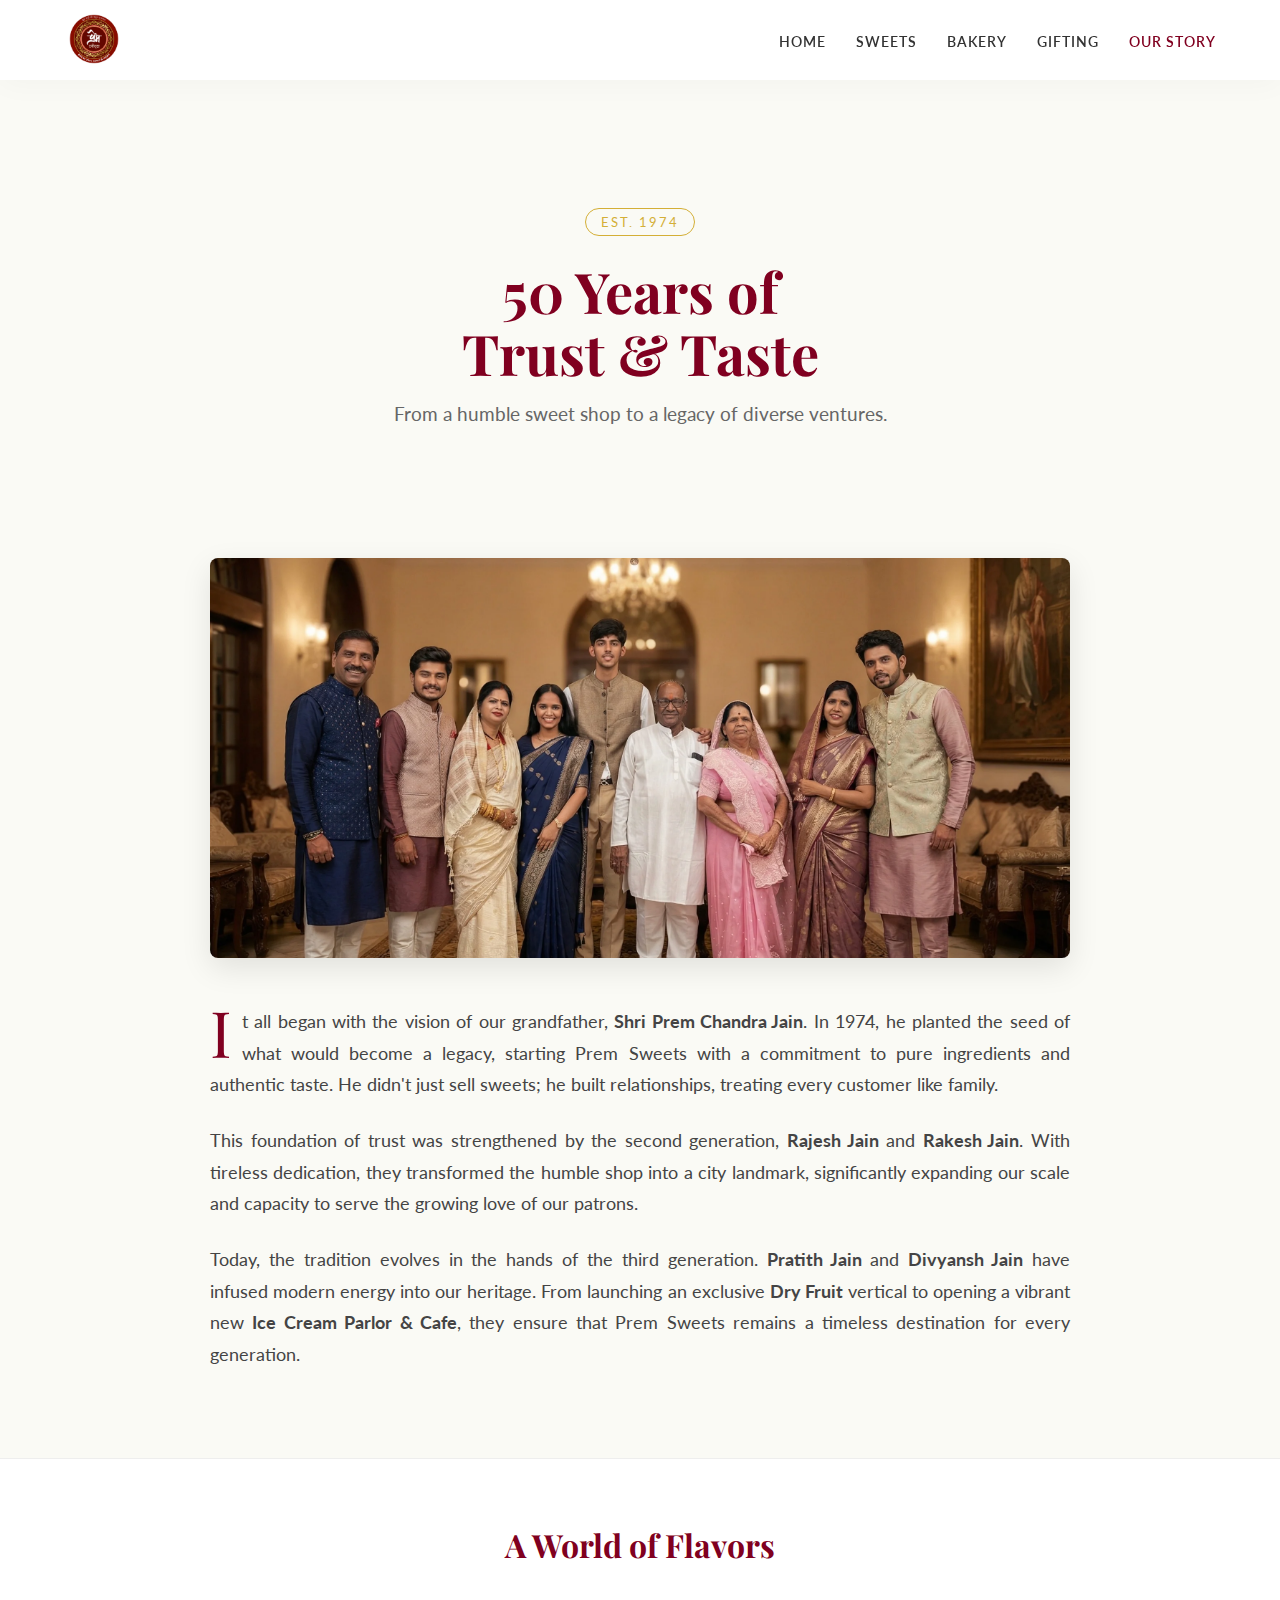
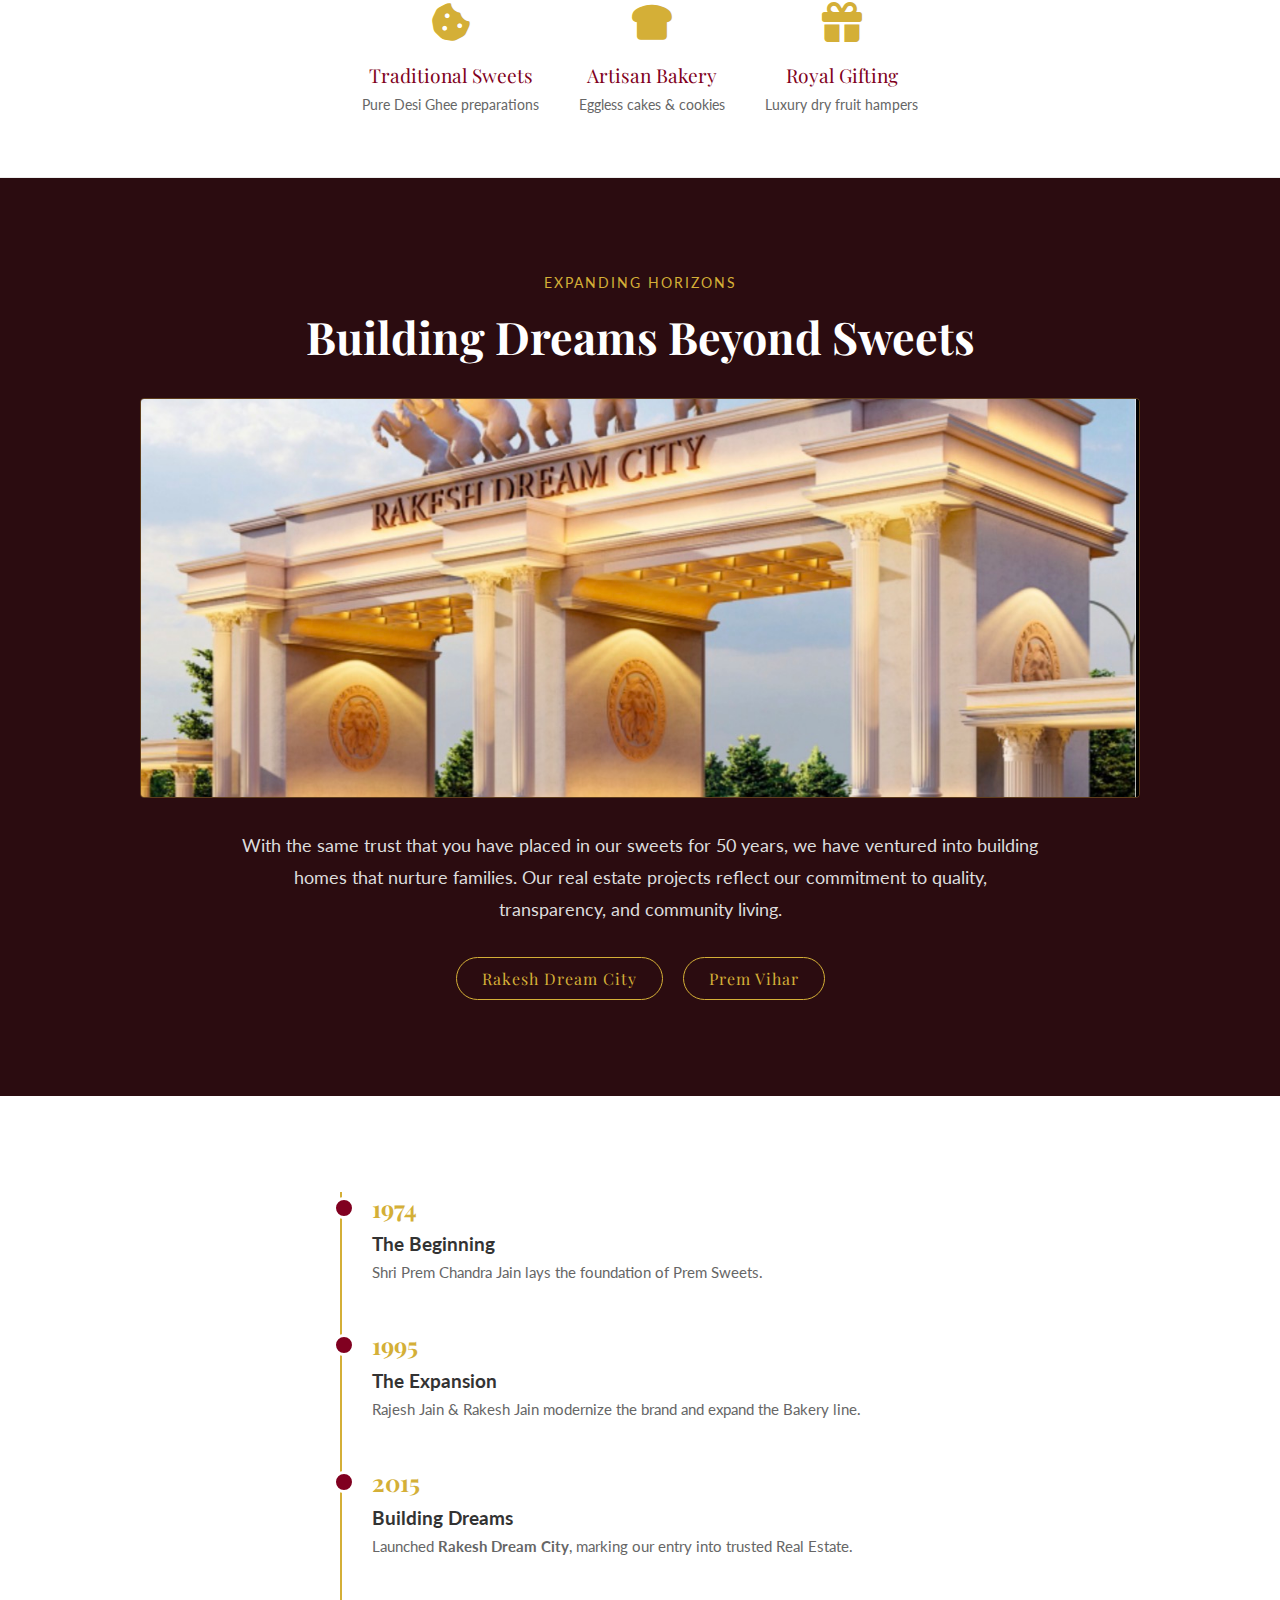
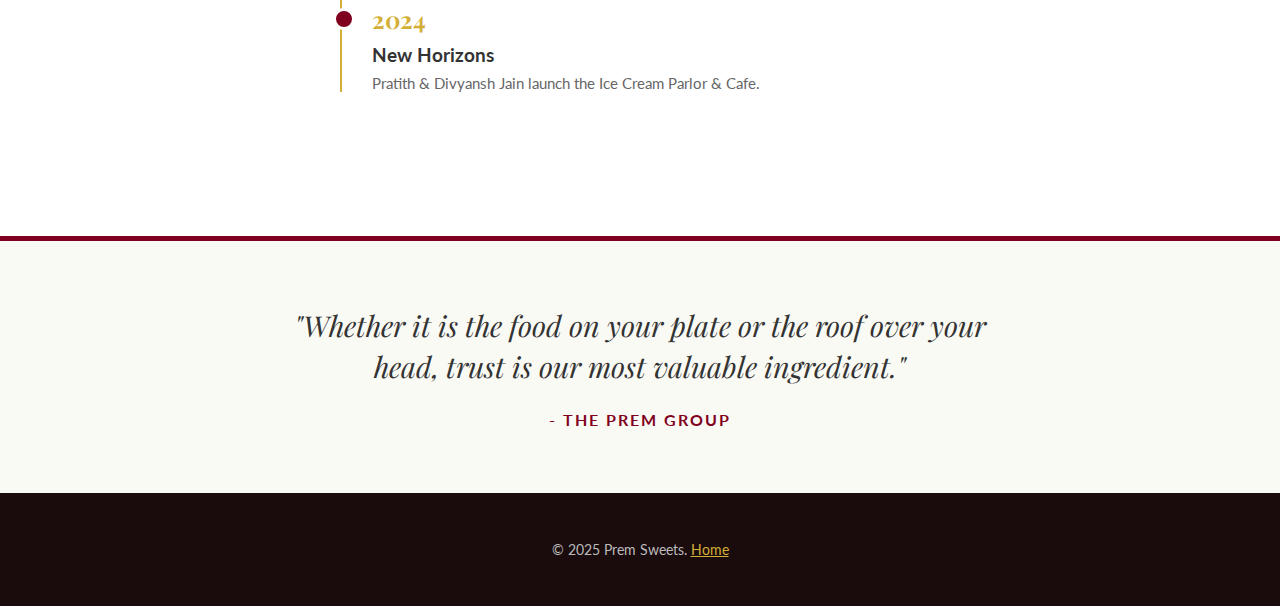
<file: about.html>
<!DOCTYPE html>
<html lang="en">
<head>
    <meta charset="UTF-8">
    <meta name="viewport" content="width=device-width, initial-scale=1.0">
    <title>Our Story | Prem Sweets</title>
    
    <!-- Fonts -->
    <link rel="preconnect" href="https://fonts.googleapis.com">
    <link rel="preconnect" href="https://fonts.gstatic.com" crossorigin>
    <link href="https://fonts.googleapis.com/css2?family=Lato:wght@300;400;700&family=Playfair+Display:ital,wght@0,400;0,600;0,700;1,400&family=Rozha+One&display=swap" rel="stylesheet">
    <link rel="stylesheet" href="https://cdnjs.cloudflare.com/ajax/libs/font-awesome/6.4.0/css/all.min.css">
    
    <style>
        /* --- GLOBAL & RESET --- */
        :root {
            --color-bg: #FAFAF5; 
            --color-text: #333;
            --color-accent-red: #800020; 
            --color-accent-gold: #D4AF37;
            --font-heading: 'Playfair Display', serif;
            --font-body: 'Lato', sans-serif;
        }
        * { margin: 0; padding: 0; box-sizing: border-box; }
        body { background-color: var(--color-bg); font-family: var(--font-body); color: var(--color-text); overflow-x: hidden; }

        /* --- NAVBAR (Same as Home) --- */
        .navbar {
            position: fixed; top: 0; width: 100%; height: 80px;
            background-color: rgba(255, 255, 255, 0.95); backdrop-filter: blur(10px);
            box-shadow: 0 4px 30px rgba(0, 0, 0, 0.03); z-index: 1000;
            display: flex; align-items: center; justify-content: center;
        }
        .nav-container { width: 90%; max-width: 1200px; display: flex; justify-content: space-between; align-items: center; }
        .nav-logo-img { height: 60px; width: auto; }
        .nav-links { list-style: none; display: flex; gap: 30px; }
        .nav-link { text-decoration: none; color: var(--color-text); font-weight: 600; font-size: 0.9rem; text-transform: uppercase; letter-spacing: 1px; }
        .nav-link:hover, .nav-link.active { color: var(--color-accent-red); }
        .mobile-toggle { display: none; font-size: 1.5rem; color: var(--color-accent-red); cursor: pointer; }
        
        /* Mobile Menu */
        .mobile-menu-drawer { position: fixed; top: 0; right: -100%; width: 300px; height: 100vh; background: white; box-shadow: -10px 0 30px rgba(0,0,0,0.1); z-index: 1001; transition: right 0.5s ease; padding: 2rem; }
        .mobile-menu-drawer.open { right: 0; }
        .drawer-header { display: flex; justify-content: space-between; margin-bottom: 2rem; }
        .mobile-nav-links { list-style: none; }
        .mobile-link { display: block; padding: 15px 0; text-decoration: none; color: #333; font-size: 1.1rem; border-bottom: 1px solid #eee; }

        /* --- HERO: MINIMALIST --- */
        .about-hero {
            padding: 8rem 20px 4rem 20px;
            text-align: center;
            margin-top: 80px;
            background-color: #FAFAF5;
        }
        .hero-badge {
            display: inline-block;
            border: 1px solid var(--color-accent-gold);
            color: var(--color-accent-gold);
            padding: 5px 15px;
            border-radius: 20px;
            font-size: 0.8rem;
            text-transform: uppercase;
            letter-spacing: 2px;
            margin-bottom: 1.5rem;
        }
        .about-title {
            font-family: var(--font-heading);
            font-size: 3.5rem;
            color: var(--color-accent-red);
            margin-bottom: 1rem;
            line-height: 1.1;
        }
        .about-subtitle {
            font-size: 1.2rem;
            color: #666;
            max-width: 600px;
            margin: 0 auto;
            line-height: 1.6;
        }

        /* --- STORY SECTION --- */
        .story-section {
            padding: 4rem 20px;
            max-width: 900px;
            margin: 0 auto;
        }
        .story-img-box {
            width: 100%;
            height: 400px;
            border-radius: 8px; /* Soft corners */
            overflow: hidden;
            margin-bottom: 3rem;
            position: relative;
            box-shadow: 0 10px 30px rgba(0,0,0,0.1);
        }
        .story-img {
            width: 100%; height: 100%; object-fit: cover;
            /* Removed sepia filter so family photo looks natural */
        }
        
        .story-content p {
            font-size: 1.1rem;
            color: #444;
            line-height: 1.8;
            margin-bottom: 1.5rem;
            text-align: justify;
        }
        .dropcap {
            float: left;
            font-family: var(--font-heading);
            font-size: 4rem;
            line-height: 0.8;
            padding-right: 10px;
            color: var(--color-accent-red);
        }

        /* --- PRODUCT VARIETY STRIP --- */
        .variety-strip {
            background-color: white;
            padding: 4rem 20px;
            text-align: center;
            border-top: 1px solid #eee;
            border-bottom: 1px solid #eee;
        }
        .variety-grid {
            display: flex;
            justify-content: center;
            gap: 40px;
            flex-wrap: wrap;
            margin-top: 2rem;
        }
        .variety-item {
            max-width: 200px;
        }
        .v-icon {
            font-size: 2.5rem;
            color: var(--color-accent-gold);
            margin-bottom: 1rem;
        }
        .v-title {
            font-family: var(--font-heading);
            font-size: 1.2rem;
            color: var(--color-accent-red);
            margin-bottom: 0.5rem;
        }
        .v-desc { font-size: 0.9rem; color: #666; }

        /* --- REAL ESTATE SECTION --- */
        .estate-section {
            padding: 6rem 20px;
            background-color: #2b0c10; /* Dark premium background */
            color: white;
            text-align: center;
        }
        .estate-container {
            max-width: 1000px;
            margin: 0 auto;
        }
        .estate-tag {
            color: var(--color-accent-gold);
            text-transform: uppercase;
            letter-spacing: 2px;
            font-size: 0.9rem;
            margin-bottom: 1rem;
            display: block;
        }
        .estate-title {
            font-family: var(--font-heading);
            font-size: 2.8rem;
            margin-bottom: 2rem;
        }
        .estate-img-wrapper {
            width: 100%;
            height: 400px;
            border-radius: 4px;
            overflow: hidden;
            margin-bottom: 2rem;
            border: 1px solid rgba(212, 175, 55, 0.3);
        }
        .estate-img {
            width: 100%;
            height: 100%;
            object-fit: cover;
            transition: transform 10s ease; /* Slow zoom effect */
        }
        .estate-img:hover { transform: scale(1.1); }
        
        .estate-desc {
            font-size: 1.1rem;
            line-height: 1.8;
            color: #ddd;
            max-width: 800px;
            margin: 0 auto;
        }
        .project-names {
            margin-top: 2rem;
            display: flex;
            justify-content: center;
            gap: 20px;
            flex-wrap: wrap;
        }
        .project-badge {
            border: 1px solid var(--color-accent-gold);
            padding: 10px 25px;
            border-radius: 50px;
            color: var(--color-accent-gold);
            font-family: var(--font-heading);
            letter-spacing: 1px;
        }

        /* --- TIMELINE (Mobile Friendly) --- */
        .timeline-section {
            padding: 6rem 20px;
            background-color: white;
        }
        .timeline {
            border-left: 2px solid var(--color-accent-gold);
            margin-left: 20px;
            padding-left: 30px;
            max-width: 600px;
            margin: 0 auto;
        }
        .timeline-item {
            position: relative;
            margin-bottom: 3rem;
        }
        .timeline-item::before {
            content: '';
            position: absolute;
            left: -39px; /* Adjust based on border/padding */
            top: 5px;
            width: 16px; height: 16px;
            background: var(--color-accent-red);
            border-radius: 50%;
            border: 3px solid white;
        }
        .year {
            font-family: var(--font-heading);
            font-size: 1.5rem;
            color: var(--color-accent-gold);
            font-weight: 700;
            margin-bottom: 0.5rem;
            display: block;
        }
        .event-title {
            font-size: 1.2rem;
            font-weight: 700;
            margin-bottom: 0.5rem;
        }
        .event-desc {
            color: #666;
            font-size: 0.95rem;
        }

        /* --- FOUNDER QUOTE --- */
        .quote-box {
            padding: 4rem 20px;
            text-align: center;
            background-color: #FAFAF5;
            color: #333;
            border-top: 5px solid var(--color-accent-red);
        }
        .quote-text {
            font-family: var(--font-heading);
            font-size: 1.8rem;
            font-style: italic;
            max-width: 700px;
            margin: 0 auto 1.5rem;
            line-height: 1.4;
        }
        .quote-author {
            color: var(--color-accent-red);
            font-size: 1rem;
            text-transform: uppercase;
            letter-spacing: 2px;
            font-weight: 700;
        }

        /* --- FOOTER --- */
        footer { background:#1a0b0d; color:white; padding:3rem 0; text-align:center; margin-top:0; }

        @media(max-width: 768px) {
            .nav-links { display: none; }
            .mobile-toggle { display: block; }
            .about-title { font-size: 2.5rem; }
            .story-img-box { height: 250px; }
            .timeline { margin-left: 10px; }
            .estate-title { font-size: 2rem; }
            .estate-img-wrapper { height: 250px; }
        }
    </style>
</head>
<body>

    <!-- NAVBAR -->
    <nav class="navbar">
        <div class="nav-container">
            <a href="index.html" class="nav-brand">
                <img src="images/Prem Sweets Logo_page-0001.jpg" alt="Prem Sweets" class="nav-logo-img">
            </a>
            <ul class="nav-links">
                <li><a href="index.html" class="nav-link">Home</a></li>
                <li><a href="sweets.html" class="nav-link">Sweets</a></li>
                <li><a href="bakery.html" class="nav-link">Bakery</a></li>
                <li><a href="gifting.html" class="nav-link">Gifting</a></li>
                <li><a href="about.html" class="nav-link active">Our Story</a></li>
            </ul>
            <div class="mobile-toggle" onclick="toggleMenu()"><i class="fa-solid fa-bars"></i></div>
        </div>
        
        <!-- Mobile Drawer -->
        <div class="mobile-menu-drawer" id="mobileDrawer">
            <div class="drawer-header">
                <span style="font-family:'Playfair Display'; font-size:1.5rem; color:#800020;">Menu</span>
                <i class="fa-solid fa-xmark" style="font-size:1.5rem;" onclick="toggleMenu()"></i>
            </div>
            <ul class="mobile-nav-links">
                <li><a href="index.html" class="mobile-link">Home</a></li>
                <li><a href="sweets.html" class="mobile-link">Sweets</a></li>
                <li><a href="bakery.html" class="mobile-link">Bakery</a></li>
                <li><a href="about.html" class="mobile-link">Our Story</a></li>
                <li><a href="contact.html" class="mobile-link">Contact</a></li>
            </ul>
        </div>
    </nav>

    <!-- HERO HEADER -->
    <header class="about-hero">
        <span class="hero-badge">Est. 1974</span>
        <h1 class="about-title">50 Years of<br>Trust & Taste</h1>
        <p class="about-subtitle">From a humble sweet shop to a legacy of diverse ventures.</p>
    </header>

    <!-- STORY CONTENT -->
    <section class="story-section">
        <div class="story-img-box">
            <img src="images/family.webp" loading="lazy" alt="The Jain Family" class="story-img">
        </div>
        
        <div class="story-content">
            <p>
                <span class="dropcap">I</span>t all began with the vision of our grandfather, <strong>Shri Prem Chandra Jain</strong>. In 1974, he planted the seed of what would become a legacy, starting Prem Sweets with a commitment to pure ingredients and authentic taste. He didn't just sell sweets; he built relationships, treating every customer like family.
            </p>
            <p>
                This foundation of trust was strengthened by the second generation, <strong>Rajesh Jain</strong> and <strong>Rakesh Jain</strong>. With tireless dedication, they transformed the humble shop into a city landmark, significantly expanding our scale and capacity to serve the growing love of our patrons.
            </p>
            <p>
                Today, the tradition evolves in the hands of the third generation. <strong>Pratith Jain</strong> and <strong>Divyansh Jain</strong> have infused modern energy into our heritage. From launching an exclusive <strong>Dry Fruit</strong> vertical to opening a vibrant new <strong>Ice Cream Parlor & Cafe</strong>, they ensure that Prem Sweets remains a timeless destination for every generation.
            </p>
        </div>
    </section>

    <!-- VARIETY STRIP -->
    <section class="variety-strip">
        <h3 style="font-family: var(--font-heading); font-size: 2rem; color: #800020;">A World of Flavors</h3>
        <div class="variety-grid">
            <div class="variety-item">
                <div class="v-icon"><i class="fa-solid fa-cookie-bite"></i></div>
                <div class="v-title">Traditional Sweets</div>
                <p class="v-desc">Pure Desi Ghee preparations</p>
            </div>
            <div class="variety-item">
                <div class="v-icon"><i class="fa-solid fa-bread-slice"></i></div>
                <div class="v-title">Artisan Bakery</div>
                <p class="v-desc">Eggless cakes & cookies</p>
            </div>
            <div class="variety-item">
                <div class="v-icon"><i class="fa-solid fa-gift"></i></div>
                <div class="v-title">Royal Gifting</div>
                <p class="v-desc">Luxury dry fruit hampers</p>
            </div>
        </div>
    </section>

    <!-- NEW REAL ESTATE SECTION -->
    <section class="estate-section">
        <div class="estate-container">
            <span class="estate-tag">Expanding Horizons</span>
            <h2 class="estate-title">Building Dreams Beyond Sweets</h2>
            
            <div class="estate-img-wrapper">
                <!-- IMAGE PROMPT 2: Rakesh Dream City Gate -->
                <img src="images/dreamcity.jpg" loading="lazy" alt="Rakesh Dream City Entrance" class="estate-img">
            </div>

            <div class="estate-desc">
                <p>
                    With the same trust that you have placed in our sweets for 50 years, we have ventured into building homes 
                    that nurture families. Our real estate projects reflect our commitment to quality, transparency, and community living.
                </p>
            </div>

            <div class="project-names">
                <div class="project-badge">Rakesh Dream City</div>
                <div class="project-badge">Prem Vihar</div>
            </div>
        </div>
    </section>

    <!-- TIMELINE -->
    <section class="timeline-section">
        <div class="timeline">
            <div class="timeline-item">
                <span class="year">1974</span>
                <div class="event-title">The Beginning</div>
                <p class="event-desc">Shri Prem Chandra Jain lays the foundation of Prem Sweets.</p>
            </div>
            <div class="timeline-item">
                <span class="year">1995</span>
                <div class="event-title">The Expansion</div>
                <p class="event-desc">Rajesh Jain & Rakesh Jain modernize the brand and expand the Bakery line.</p>
            </div>
            <div class="timeline-item">
                <span class="year">2015</span>
                <div class="event-title">Building Dreams</div>
                <p class="event-desc">Launched <strong>Rakesh Dream City</strong>, marking our entry into trusted Real Estate.</p>
            </div>
            <div class="timeline-item">
                <span class="year">2024</span>
                <div class="event-title">New Horizons</div>
                <p class="event-desc">Pratith & Divyansh Jain launch the Ice Cream Parlor & Cafe.</p>
            </div>
        </div>
    </section>

    <!-- QUOTE -->
    <section class="quote-box">
        <p class="quote-text">"Whether it is the food on your plate or the roof over your head, trust is our most valuable ingredient."</p>
        <span class="quote-author">- The Prem Group</span>
    </section>

    <!-- FOOTER -->
    <footer>
        <p style="color:#bbb; font-size:0.9rem;">&copy; 2025 Prem Sweets. <a href="index.html" style="color:#D4AF37;">Home</a></p>
    </footer>

    <!-- Simple JS for Menu -->
    <script>
        function toggleMenu() {
            const drawer = document.getElementById('mobileDrawer');
            if (drawer.style.right === '0px') {
                drawer.style.right = '-100%';
            } else {
                drawer.style.right = '0px';
            }
        }
    </script>

</body>
</html>
</file>
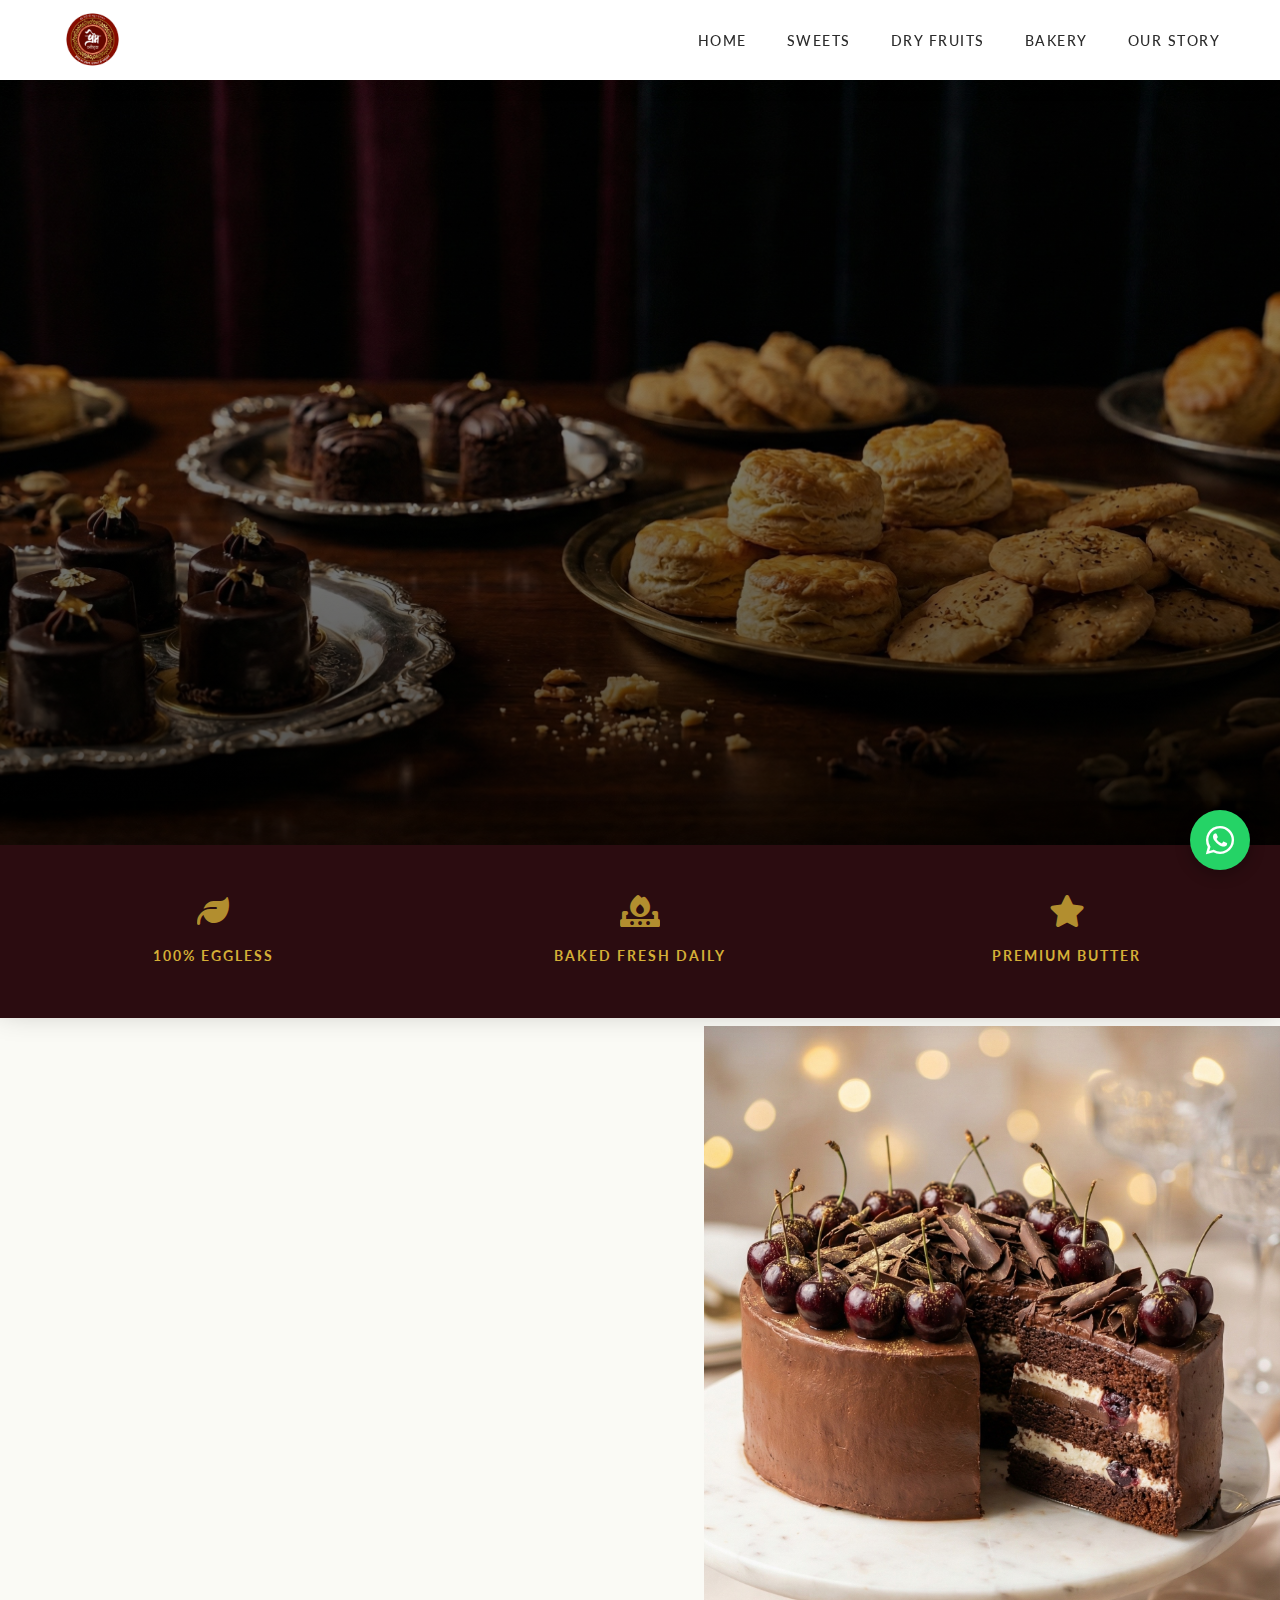
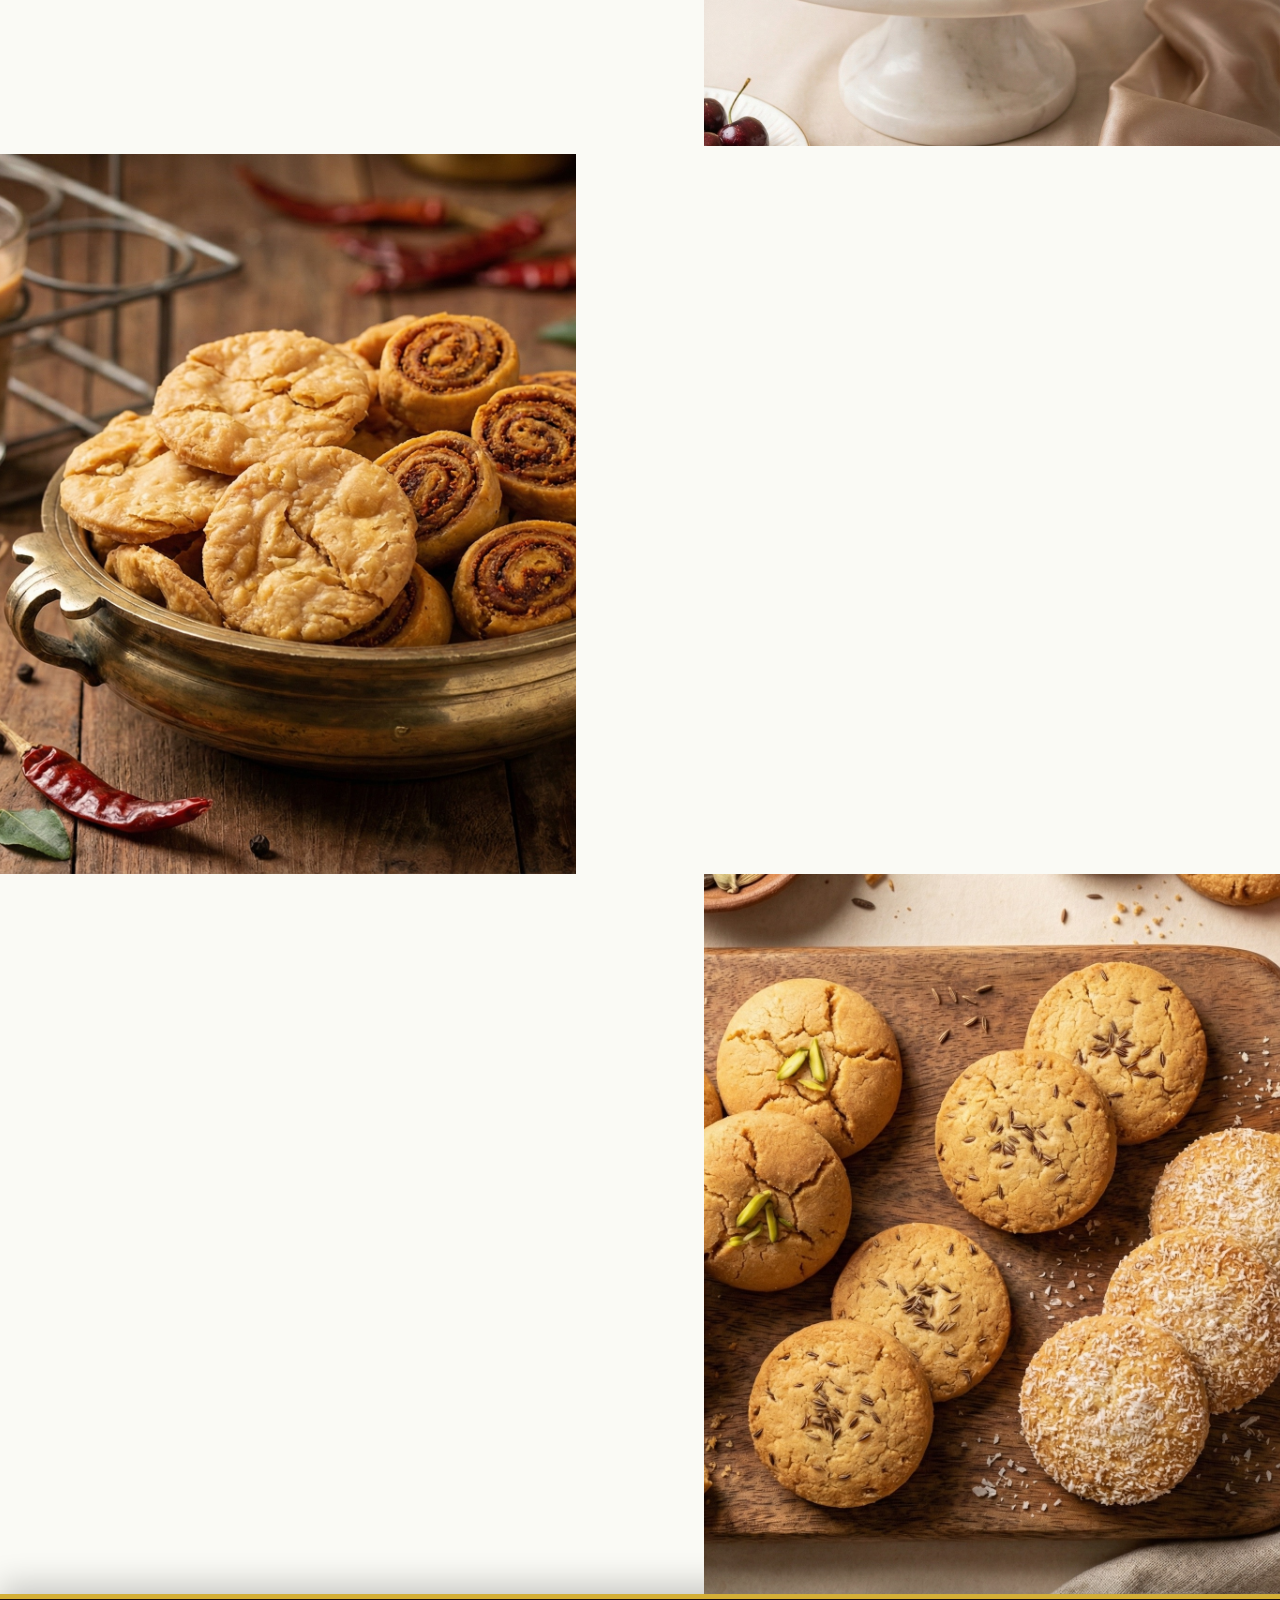
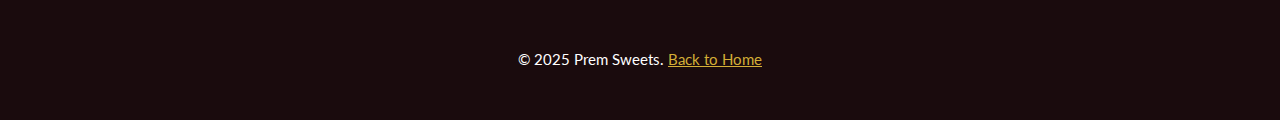
<file: bakery.html>
<!DOCTYPE html>
<html lang="en">
<head>
    <meta charset="UTF-8">
    <meta name="viewport" content="width=device-width, initial-scale=1.0">
    <title>The Royal Bakery | Prem Sweets</title>
    
    <!-- Fonts & Icons -->
    <link rel="preconnect" href="https://fonts.googleapis.com">
    <link rel="preconnect" href="https://fonts.gstatic.com" crossorigin>
    <link href="https://fonts.googleapis.com/css2?family=Lato:wght@300;400;700&family=Playfair+Display:ital,wght@0,400;0,600;0,700;1,400&family=Rozha+One&display=swap" rel="stylesheet">
    <link rel="stylesheet" href="https://cdnjs.cloudflare.com/ajax/libs/font-awesome/6.4.0/css/all.min.css">
    
    <!-- Main Styles -->
    <link rel="stylesheet" href="style.css">

    <style>
        /* --- 1. GLOBAL VARIABLES & RESET --- */
        :root {
            --color-bg: #FAFAF5; 
            --color-card-bg: #FFFFFF;
            --color-accent-red: #800020; 
            --color-accent-gold: #D4AF37;
            --color-text-dark: #2C2C2C;
            --font-heading-en: 'Playfair Display', serif;
            --font-body: 'Lato', sans-serif;
        }

        * { margin: 0; padding: 0; box-sizing: border-box; }
        body { background-color: var(--color-bg); font-family: var(--font-body); color: var(--color-text-dark); overflow-x: hidden; }

        /* --- 2. PREMIUM NAVBAR STYLES (Glassmorphism) --- */
        .navbar {
            position: fixed; top: 0; left: 0; width: 100%; height: 80px;
            background-color: rgba(255, 255, 255, 0.95); backdrop-filter: blur(10px); -webkit-backdrop-filter: blur(10px);
            box-shadow: 0 4px 30px rgba(0, 0, 0, 0.03); border-bottom: 1px solid rgba(255, 255, 255, 0.3); z-index: 1000;
            transition: transform 0.4s cubic-bezier(0.25, 0.46, 0.45, 0.94), background-color 0.3s ease, box-shadow 0.3s ease;
            display: flex; align-items: center;
        }
        .nav-hidden { transform: translateY(-100%); }
        .nav-scrolled { background-color: rgba(255, 255, 255, 0.9); backdrop-filter: blur(12px); box-shadow: 0 4px 30px rgba(0, 0, 0, 0.08); }
        .nav-container { display: flex; justify-content: space-between; align-items: center; width: 100%; max-width: 1200px; margin: 0 auto; padding: 0 20px; }
        .nav-brand { display: flex; align-items: center; text-decoration: none; transition: transform 0.3s ease; }
        .nav-brand:hover { transform: scale(1.05); }
        .nav-logo-img { height: 65px; width: auto; object-fit: contain; }
        .nav-links { display: flex; gap: 40px; list-style: none; }
        .nav-link { text-decoration: none; color: var(--color-text-dark); font-family: var(--font-body); font-weight: 500; font-size: 0.9rem; text-transform: uppercase; letter-spacing: 1.5px; position: relative; transition: color 0.3s ease; }
        .nav-link:hover, .nav-link.active { color: var(--color-accent-red); }
        .nav-link::after { content: ''; position: absolute; bottom: -5px; left: 50%; transform: translateX(-50%); width: 0%; height: 2px; background-color: var(--color-accent-red); transition: width 0.3s cubic-bezier(0.25, 1, 0.5, 1); }
        .nav-link:hover::after, .nav-link.active::after { width: 100%; }
        .mobile-toggle { display: none; font-size: 1.5rem; color: #333; cursor: pointer; }
        .mobile-toggle:hover { color: var(--color-accent-red); }
        .mobile-menu-drawer { position: fixed; top: 0; right: -100%; width: 300px; height: 100vh; background: white; box-shadow: -10px 0 30px rgba(0,0,0,0.1); z-index: 1001; transition: right 0.5s cubic-bezier(0.77, 0, 0.175, 1); padding: 2.5rem; }
        .mobile-menu-drawer.open { right: 0; }
        .drawer-header { display: flex; justify-content: space-between; margin-bottom: 3rem; border-bottom: 1px solid #f0f0f0; padding-bottom: 1rem; }
        .drawer-title { font-family: var(--font-heading-en); font-size: 1.8rem; color: var(--color-accent-red); }
        .close-drawer { font-size: 1.8rem; cursor: pointer; color: #999; }
        .mobile-nav-links { list-style: none; }
        .mobile-link { display: block; padding: 15px 0; text-decoration: none; color: #333; font-size: 1.2rem; font-weight: 500; border-bottom: 1px solid #f9f9f9; }
        .mobile-link:hover { color: var(--color-accent-red); padding-left: 10px; }
        @media (max-width: 992px) { .nav-links { display: none; } .mobile-toggle { display: block; } }

        /* --- 3. PAGE SPECIFIC CSS --- */
        
        /* MODERN CINEMATIC HERO */
        .bakery-hero-modern {
            position: relative; height: 85vh; margin-top: 80px; background-color: #1a0b0d;
            overflow: hidden; display: flex; align-items: center; justify-content: center; text-align: center; color: white;
        }
        .hero-bg-anim {
            position: absolute; top: 0; left: 0; width: 100%; height: 100%;
            background: linear-gradient(to bottom, rgba(0,0,0,0.3), rgba(0,0,0,0.7)), url('images/bakery_hero.jpg');
            background-size: cover; background-position: center; animation: kenBurns 20s infinite alternate cubic-bezier(0.4, 0, 0.2, 1); z-index: 0;
        }
        .hero-content-modern { position: relative; z-index: 10; max-width: 900px; padding: 0 20px; }
        .hero-big-text {
            font-family: var(--font-heading-en); font-size: 5.5rem; line-height: 1; margin-bottom: 1.5rem;
            text-shadow: 0 10px 30px rgba(0,0,0,0.5); opacity: 0; animation: fadeInUpBlur 1.5s cubic-bezier(0.19, 1, 0.22, 1) forwards;
        }
        .hero-sub-text {
            font-family: 'Lato', sans-serif; font-size: 1.2rem; letter-spacing: 5px; text-transform: uppercase; color: var(--color-accent-gold);
            font-weight: 700; opacity: 0; animation: fadeInUpBlur 1.5s cubic-bezier(0.19, 1, 0.22, 1) 0.3s forwards;
            display: inline-block; border-bottom: 2px solid var(--color-accent-gold); padding-bottom: 10px;
        }

        /* USP BAR */
        .usp-bar {
            background: #2b0c10; color: var(--color-accent-gold); display: flex; justify-content: space-around;
            padding: 2.5rem 0; flex-wrap: wrap; text-align: center; position: relative; z-index: 20; box-shadow: 0 -10px 30px rgba(0,0,0,0.3);
        }
        .usp-item { flex: 1; min-width: 200px; margin: 10px 0; }
        .usp-icon { font-size: 2rem; margin-bottom: 15px; display: block; opacity: 0.8; }
        .usp-text { text-transform: uppercase; letter-spacing: 2px; font-size: 0.9rem; font-weight: 700; }

        /* ZIG-ZAG SECTIONS */
        .split-section { display: flex; align-items: center; min-height: 80vh; overflow: hidden; }
        .split-section:nth-child(even) { flex-direction: row-reverse; background-color: #FAFAF5; }
        .split-img-col { flex: 1; height: 80vh; position: relative; overflow: hidden; }
        .split-img { width: 100%; height: 100%; object-fit: cover; transition: transform 1.5s ease; }
        .split-section:hover .split-img { transform: scale(1.05); }
        .split-text-col { flex: 1; padding: 4rem 5%; display: flex; flex-direction: column; justify-content: center; }
        .section-tag { font-family: 'Lato', sans-serif; text-transform: uppercase; letter-spacing: 3px; color: var(--color-accent-red); font-size: 0.9rem; margin-bottom: 1rem; font-weight: 700; display: block; }
        .section-heading { font-family: var(--font-heading-en); font-size: 3rem; color: #222; margin-bottom: 1.5rem; line-height: 1.2; }
        .section-desc { font-size: 1.1rem; color: #555; line-height: 1.8; margin-bottom: 2rem; max-width: 500px; }
        .menu-list { list-style: none; margin-bottom: 2rem; border-top: 1px solid #ddd; padding-top: 1rem; }
        .menu-item { display: flex; justify-content: space-between; align-items: center; padding: 12px 0; border-bottom: 1px solid #eee; font-size: 1.05rem; color: #333; }
        .menu-item span:first-child { font-family: var(--font-heading-en); font-weight: 700; color: var(--color-accent-red); font-size: 1.2rem; }
        .flavor-note { font-size: 0.9rem; color: #888; font-style: italic; font-weight: 400; letter-spacing: 0.5px; }
        .btn-order-simple { display: inline-block; padding: 14px 35px; border: 2px solid var(--color-accent-red); color: var(--color-accent-red); text-decoration: none; font-weight: 700; letter-spacing: 1px; transition: 0.3s; width: fit-content; border-radius: 50px; }
        .btn-order-simple:hover { background: var(--color-accent-red); color: white; box-shadow: 0 10px 20px rgba(128,0,32,0.2); }

        @keyframes kenBurns { from { transform: scale(1); } to { transform: scale(1.15); } }
        @keyframes fadeInUpBlur { from { opacity: 0; filter: blur(15px); transform: translateY(40px); } to { opacity: 1; filter: blur(0); transform: translateY(0); } }

        @media(max-width: 992px) {
            .split-section, .split-section:nth-child(even) { flex-direction: column !important; height: auto; min-height: auto; }
            .split-img-col { height: 400px; width: 100%; }
            .split-text-col { padding: 4rem 20px; text-align: center; align-items: center; }
            .hero-big-text { font-size: 3.5rem; }
            .menu-list { width: 100%; text-align: left; }
        }

        /* --- MOBILE FIXES FOR BAKERY PAGE --- */
        @media (max-width: 768px) {
            .hero-big-text { font-size: 3.5rem !important; }
            .split-section, .split-section:nth-child(even) { flex-direction: column !important; height: auto !important; min-height: auto !important; }
            .split-img-col { width: 100%; height: 300px; }
            .split-text-col { padding: 3rem 20px !important; text-align: center; }
            .menu-list { text-align: left; }
            .usp-bar { flex-direction: column; gap: 20px; }
        }
    /* --- MOBILE FIX: MAKE TEXT ALWAYS VISIBLE (No Hover) --- */
    @media (max-width: 768px) {
        
        /* 1. Reset Card Height */
        .art-card, .art-card:nth-child(n) {
            height: auto !important; /* Let content dictate height */
            display: flex;
            flex-direction: column;
        }

        /* 2. Make Image Full Opacity */
        .art-img {
            opacity: 1 !important;
            height: 250px; /* Fixed height for image part */
            position: relative;
        }

        /* 3. Move Text Overlay Below Image */
        .art-overlay {
            position: relative; /* Move out of image */
            top: auto; left: auto;
            width: 100%; height: auto;
            opacity: 1 !important; /* Always show */
            transform: none !important; /* No movement */
            background: #222; /* Solid dark background */
            padding: 1.5rem;
        }

        /* 4. Hide the "Preview Title" since real title is now visible */
        .art-title-visible {
            display: none !important;
        }
        
        /* 5. Adjust Text Sizes for Mobile */
        .art-desc {
            font-size: 0.95rem;
            color: #ddd;
            margin-bottom: 0;
        }
    }</style>
</head>
<body>

<!-- NAVBAR (Reused) -->
<!-- PREMIUM NAVIGATION (Universal) -->
    <nav class="navbar" id="navbar">
        <div class="container nav-container">
            
            <!-- Logo -->
            <a href="index.html" class="nav-brand">
                <img src="images/Prem Sweets Logo_page-0001.jpg" alt="Prem Sweets Logo" class="nav-logo-img">
            </a>

            <!-- Desktop Menu -->
            <ul class="nav-links">
                <li><a href="index.html" class="nav-link">Home</a></li>
                <li><a href="sweets.html" class="nav-link">Sweets</a></li>
                <li><a href="dryfruits.html" class="nav-link">Dry Fruits</a></li>
                <li><a href="bakery.html" class="nav-link">Bakery</a></li>
                <li><a href="about.html" class="nav-link">Our Story</a></li>
            </ul>

            <!-- Mobile Toggle Button -->
            <div class="mobile-toggle" id="mobileToggle">
                <i class="fa-solid fa-bars"></i>
            </div>
        </div>

        <!-- Mobile Menu Drawer -->
        <div class="mobile-menu-drawer" id="mobileDrawer">
            <div class="drawer-header">
                <span class="drawer-title">Menu</span>
                <span class="close-drawer" id="closeDrawer"><i class="fa-solid fa-xmark"></i></span>
            </div>
            <ul class="mobile-nav-links">
                <li><a href="index.html" class="mobile-link">Home</a></li>
                <li><a href="sweets.html" class="mobile-link">Sweets</a></li>
                <li><a href="dryfruits.html" class="mobile-link">Dry Fruits</a></li>
                <li><a href="bakery.html" class="mobile-link">Bakery</a></li>
                <li><a href="about.html" class="mobile-link">Our Story</a></li>
            </ul>
        </div>
    </nav>

    <!-- 1. NEW CINEMATIC HERO -->
    <header class="bakery-hero-modern">
        <div class="hero-bg-anim"></div> <!-- Animated Background -->
        <div class="hero-content-modern">
            <h1 class="hero-big-text">Artisan Bakes</h1>
            <p class="hero-sub-text">Where Tradition Meets the Oven</p>
        </div>
    </header>

    <!-- 2. USP BAR -->
    <div class="usp-bar">
        <div class="usp-item">
            <i class="fa-solid fa-leaf usp-icon"></i>
            <span class="usp-text">100% Eggless</span>
        </div>
        <div class="usp-item">
            <i class="fa-solid fa-fire-burner usp-icon"></i>
            <span class="usp-text">Baked Fresh Daily</span>
        </div>
        <div class="usp-item">
            <i class="fa-solid fa-star usp-icon"></i>
            <span class="usp-text">Premium Butter</span>
        </div>
    </div>

    <!-- 3. SECTION: CELEBRATION CAKES (Updated: No Prices) -->
    <section class="split-section">
        <div class="split-img-col">
            <img src="images/cakes.jpg" alt="Custom Cakes" class="split-img">
        </div>
        <div class="split-text-col reveal-on-scroll">
            <span class="section-tag">Celebration Special</span>
            <h2 class="section-heading">Masterpieces in Cream</h2>
            <p class="section-desc">
                From birthdays to weddings, our custom cakes are designed to be the centerpiece of your celebration. 
                Made with fresh cream, premium chocolate, and soft sponge layers that melt in your mouth.
            </p>
            
            <ul class="menu-list">
                <li class="menu-item"><span>Pineapple / Black Forest</span> <span class="flavor-note">Classic Fresh Cream</span></li>
                <li class="menu-item"><span>Truffle / Red Velvet</span> <span class="flavor-note">Rich Chocolate Ganache</span></li>
                <li class="menu-item"><span>Custom Photo Cakes</span> <span class="flavor-note">Personalized Edible Prints</span></li>
                <li class="menu-item"><span>Designer Fondant</span> <span class="flavor-note">Artistic Sculpted Finish</span></li>
            </ul>

            <a href="https://wa.me/917000725879?text=I want to order a Custom Cake" class="btn-order-simple">Design Your Cake</a>
        </div>
    </section>

    <!-- 4. SECTION: SAVORY SNACKS (Moved Up) -->
    <section class="split-section">
        <div class="split-img-col">
            <img src="images/savory.jpg" alt="Mathri and Bhakharwadi" class="split-img">
        </div>
        <div class="split-text-col reveal-on-scroll">
            <span class="section-tag">The Crunch of Tradition</span>
            <h2 class="section-heading">Savory Delights</h2>
            <p class="section-desc">
                Perfectly spiced and fried to golden perfection. Our savory collection brings you the 
                authentic taste of Indian teatime snacks. Great for travel, gifting, or everyday munching.
            </p>

            <ul class="menu-list">
                <li class="menu-item"><span>Bhakharwadi</span> <span class="flavor-note">Spicy & Tangy Rolls</span></li>
                <li class="menu-item"><span>Khasta Mathri</span> <span class="flavor-note">Flaky Cumin Crackers</span></li>
                <li class="menu-item"><span>Namak Pare</span> <span class="flavor-note">Classic Salted Stripes</span></li>
                <li class="menu-item"><span>Masala Kaju</span> <span class="flavor-note">Roasted Spiced Cashews</span></li>
            </ul>

            <a href="https://wa.me/917000725879?text=I want to order Namkeen" class="btn-order-simple">Order Bulk Pack</a>
        </div>
    </section>

    <!-- 5. SECTION: COOKIES & BISCUITS (Moved Down) -->
    <section class="split-section">
        <div class="split-img-col">
            <img src="images/cookies.jpg" alt="Cookies and Biscuits" class="split-img">
        </div>
        <div class="split-text-col reveal-on-scroll">
            <span class="section-tag">Tea Time Luxuries</span>
            <h2 class="section-heading">Butter & Crumbs</h2>
            <p class="section-desc">
                There is nothing quite like dipping a freshly baked biscuit into your evening chai. 
                Our range of cookies combines traditional Indian flavors like cardamom and cumin with rich butter.
            </p>

            <ul class="menu-list">
                <li class="menu-item"><span>Nankhatai</span> <span class="flavor-note">Desi Ghee Classic</span></li>
                <li class="menu-item"><span>Atta Biscuits</span> <span class="flavor-note">Whole Wheat Goodness</span></li>
                <li class="menu-item"><span>Coconut Cookies</span> <span class="flavor-note">Crispy Tropical Delight</span></li>
                <li class="menu-item"><span>Jeera / Ajwain</span> <span class="flavor-note">Savory Cumin Crunch</span></li>
            </ul>

            <a href="https://wa.me/917000725879?text=I want to order Cookies" class="btn-order-simple">View Assortments</a>
        </div>
    </section>

    <!-- FOOTER (Reused) -->
    <footer style="background:#1a0b0d; color:white; padding:3rem 0; text-align:center;">
        <p>&copy; 2025 Prem Sweets. <a href="index.html" style="color:var(--color-accent-gold);">Back to Home</a></p>
    </footer>

    <!-- Floating WhatsApp -->
    <a href="https://wa.me/917000725879" target="_blank" class="fab-whatsapp">
        <i class="fa-brands fa-whatsapp"></i>
    </a>

    <!-- REUSE MAIN SCRIPT -->
    <script src="script.js"></script>
    
    <!-- Simple Reveal Script for this page -->
    <script>
        document.addEventListener('DOMContentLoaded', () => {
            const observer = new IntersectionObserver((entries) => {
                entries.forEach(entry => {
                    if(entry.isIntersecting) {
                        entry.target.style.opacity = "1";
                        entry.target.style.transform = "translateY(0)";
                    }
                });
            });
            document.querySelectorAll('.reveal-on-scroll').forEach(el => {
                el.style.opacity = "0";
                el.style.transform = "translateY(30px)";
                el.style.transition = "all 1s ease";
                observer.observe(el);
            });
        });
    </script>
</body>
</html>
</file>
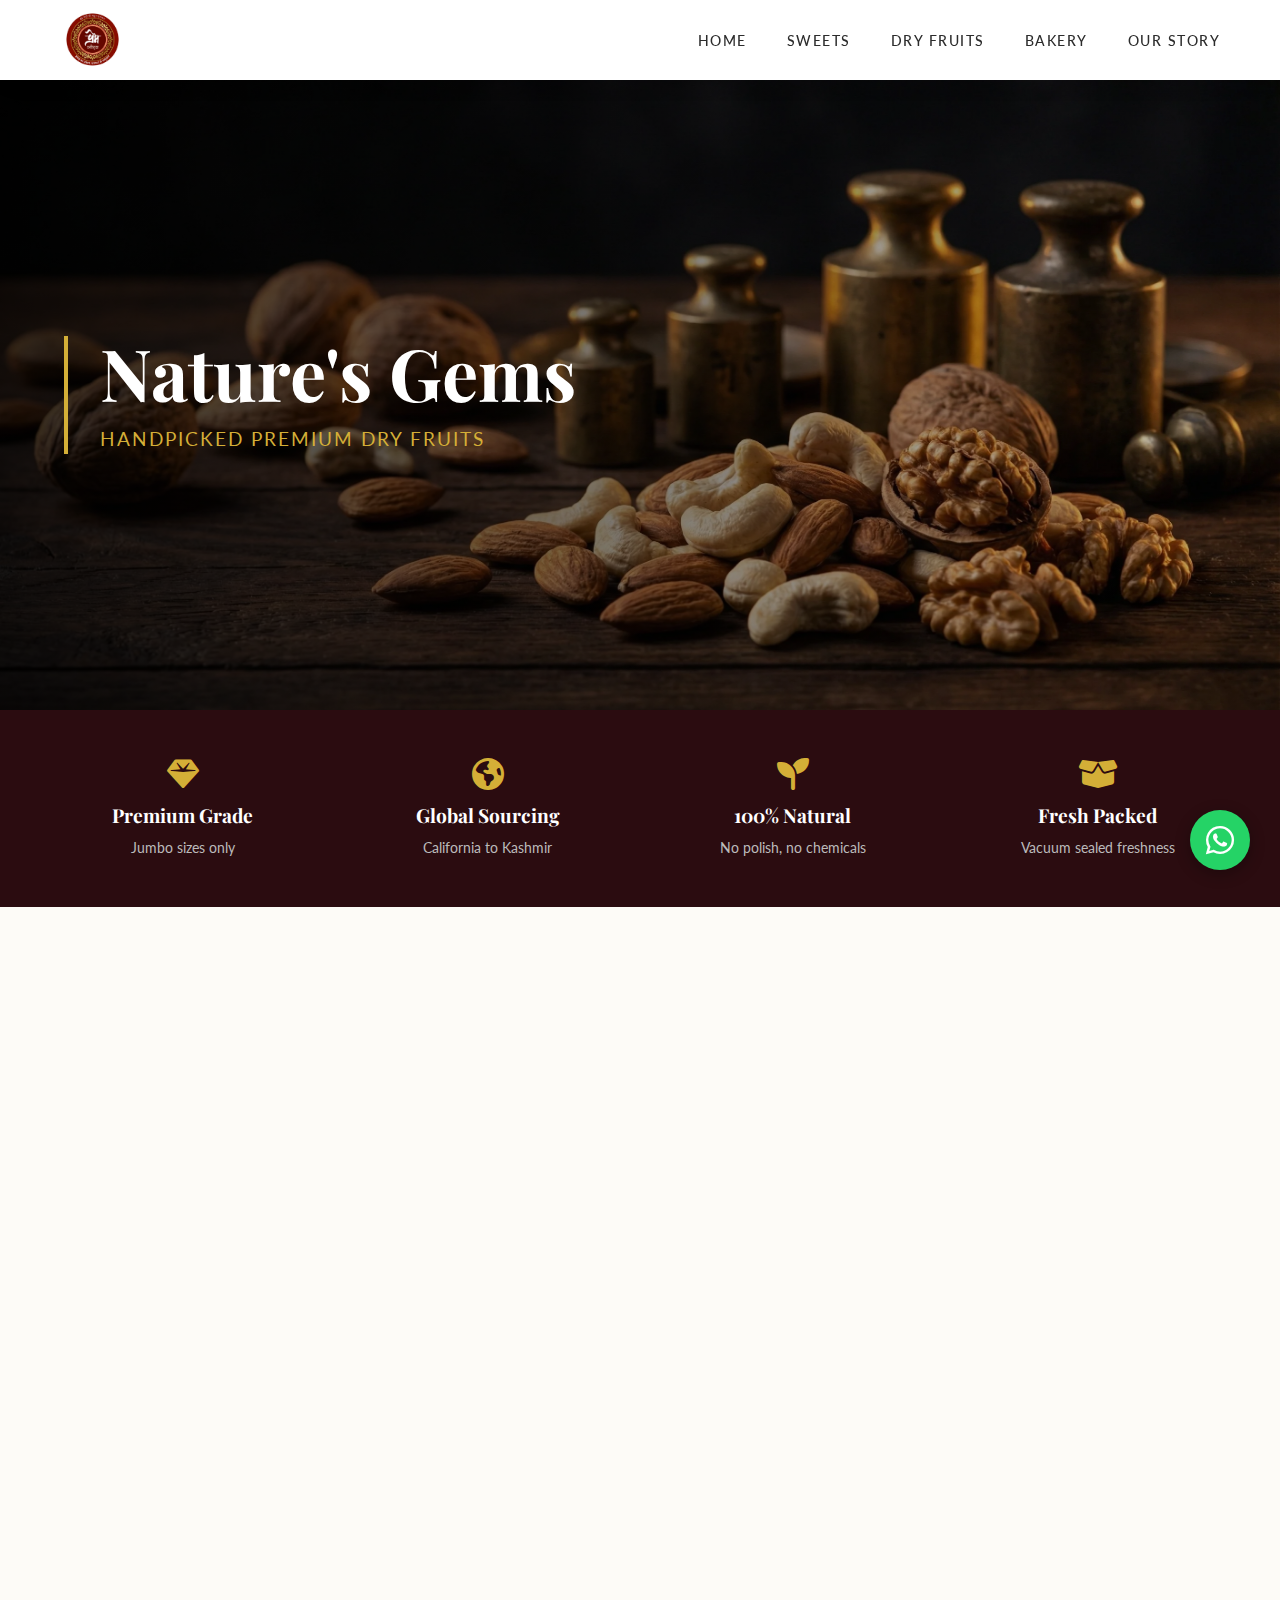
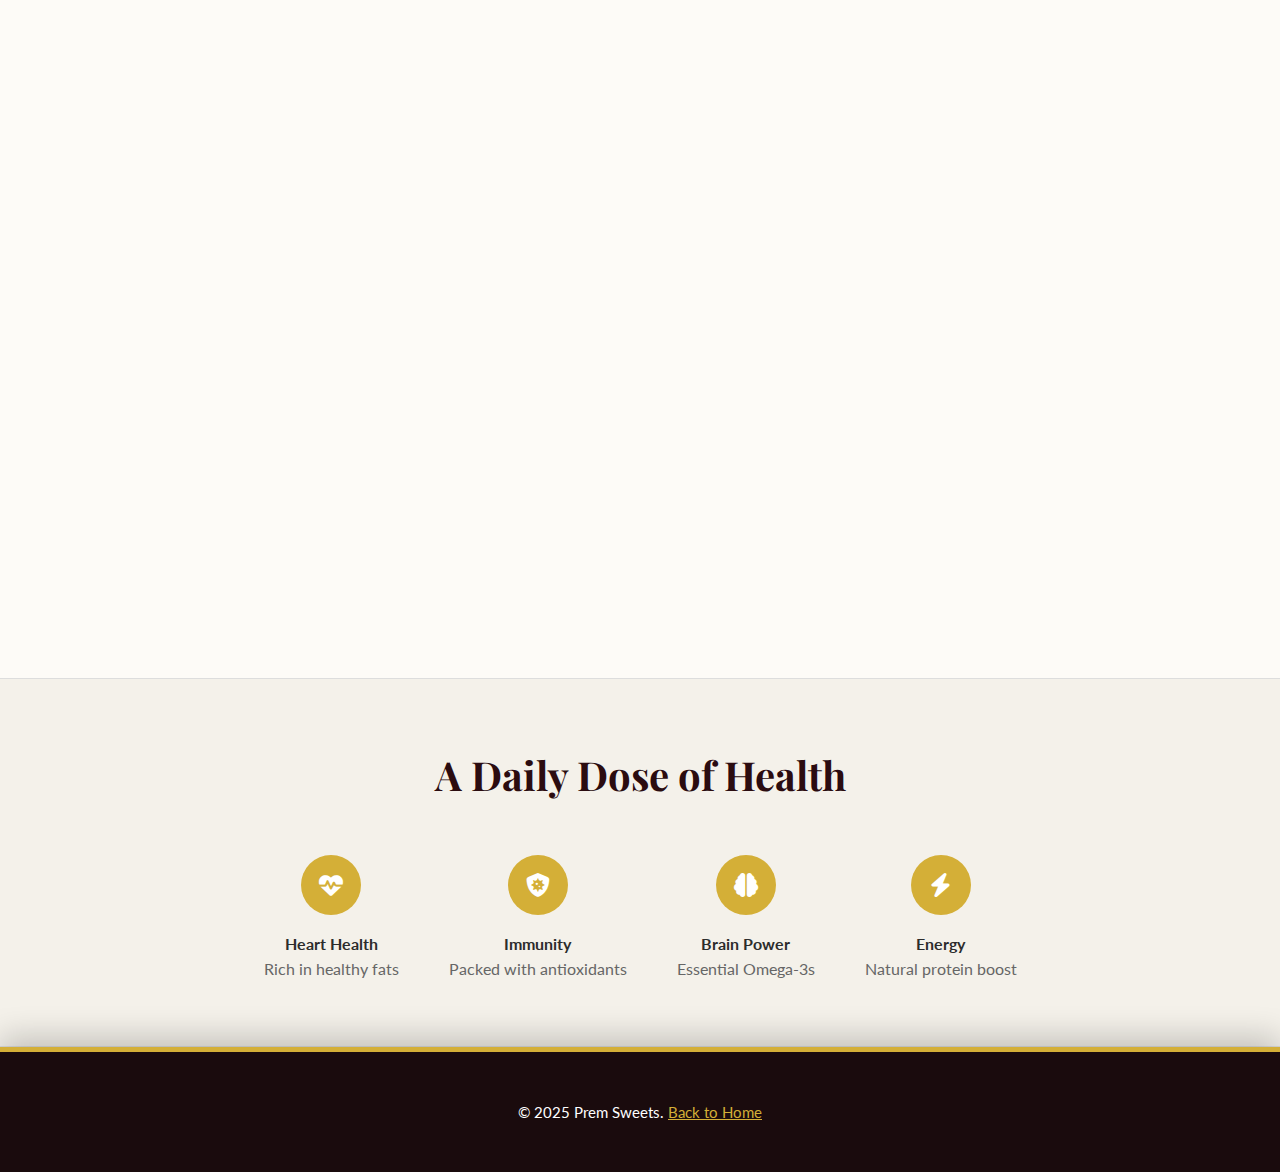
<file: dryfruits.html>
<!DOCTYPE html>
<html lang="en">
<head>
    <meta charset="UTF-8">
    <meta name="viewport" content="width=device-width, initial-scale=1.0">
    <title>Royal Dry Fruits | Prem Sweets</title>
    
    <!-- Fonts & Icons -->
    <link rel="preconnect" href="https://fonts.googleapis.com">
    <link rel="preconnect" href="https://fonts.gstatic.com" crossorigin>
    <link href="https://fonts.googleapis.com/css2?family=Lato:wght@300;400;700&family=Playfair+Display:ital,wght@0,400;0,600;0,700;1,400&family=Rozha+One&display=swap" rel="stylesheet">
    <link rel="stylesheet" href="https://cdnjs.cloudflare.com/ajax/libs/font-awesome/6.4.0/css/all.min.css">
    
    <!-- Main Styles -->
    <link rel="stylesheet" href="style.css">

    <style>
        /* --- 1. GLOBAL VARIABLES & RESET --- */
        :root {
            --color-bg: #FAFAF5; 
            --color-card-bg: #FFFFFF;
            --color-accent-red: #800020; 
            --color-accent-gold: #D4AF37;
            --color-text-dark: #2C2C2C;
            --font-heading-en: 'Playfair Display', serif;
            --font-body: 'Lato', sans-serif;
        }

        * { margin: 0; padding: 0; box-sizing: border-box; }
        body { background-color: #fdfbf7; font-family: var(--font-body); color: var(--color-text-dark); overflow-x: hidden; }

        /* --- 2. PREMIUM NAVBAR STYLES (Glassmorphism) --- */
        .navbar {
            position: fixed; top: 0; left: 0; width: 100%; height: 80px;
            background-color: rgba(255, 255, 255, 0.95); backdrop-filter: blur(10px); -webkit-backdrop-filter: blur(10px);
            box-shadow: 0 4px 30px rgba(0, 0, 0, 0.03); border-bottom: 1px solid rgba(255, 255, 255, 0.3); z-index: 1000;
            transition: transform 0.4s cubic-bezier(0.25, 0.46, 0.45, 0.94), background-color 0.3s ease, box-shadow 0.3s ease;
            display: flex; align-items: center;
        }
        .nav-hidden { transform: translateY(-100%); }
        .nav-scrolled { background-color: rgba(255, 255, 255, 0.9); backdrop-filter: blur(12px); box-shadow: 0 4px 30px rgba(0, 0, 0, 0.08); }
        .nav-container { display: flex; justify-content: space-between; align-items: center; width: 100%; max-width: 1200px; margin: 0 auto; padding: 0 20px; }
        .nav-brand { display: flex; align-items: center; text-decoration: none; transition: transform 0.3s ease; }
        .nav-brand:hover { transform: scale(1.05); }
        .nav-logo-img { height: 65px; width: auto; object-fit: contain; }
        .nav-links { display: flex; gap: 40px; list-style: none; }
        .nav-link { text-decoration: none; color: var(--color-text-dark); font-family: var(--font-body); font-weight: 500; font-size: 0.9rem; text-transform: uppercase; letter-spacing: 1.5px; position: relative; transition: color 0.3s ease; }
        .nav-link:hover, .nav-link.active { color: var(--color-accent-red); }
        .nav-link::after { content: ''; position: absolute; bottom: -5px; left: 50%; transform: translateX(-50%); width: 0%; height: 2px; background-color: var(--color-accent-red); transition: width 0.3s cubic-bezier(0.25, 1, 0.5, 1); }
        .nav-link:hover::after, .nav-link.active::after { width: 100%; }
        .mobile-toggle { display: none; font-size: 1.5rem; color: #333; cursor: pointer; }
        .mobile-toggle:hover { color: var(--color-accent-red); }
        .mobile-menu-drawer { position: fixed; top: 0; right: -100%; width: 300px; height: 100vh; background: white; box-shadow: -10px 0 30px rgba(0,0,0,0.1); z-index: 1001; transition: right 0.5s cubic-bezier(0.77, 0, 0.175, 1); padding: 2.5rem; }
        .mobile-menu-drawer.open { right: 0; }
        .drawer-header { display: flex; justify-content: space-between; margin-bottom: 3rem; border-bottom: 1px solid #f0f0f0; padding-bottom: 1rem; }
        .drawer-title { font-family: var(--font-heading-en); font-size: 1.8rem; color: var(--color-accent-red); }
        .close-drawer { font-size: 1.8rem; cursor: pointer; color: #999; }
        .mobile-nav-links { list-style: none; }
        .mobile-link { display: block; padding: 15px 0; text-decoration: none; color: #333; font-size: 1.2rem; font-weight: 500; border-bottom: 1px solid #f9f9f9; }
        .mobile-link:hover { color: var(--color-accent-red); padding-left: 10px; }
        @media (max-width: 992px) { .nav-links { display: none; } .mobile-toggle { display: block; } }

        /* --- 3. PAGE SPECIFIC CSS --- */
        
        /* HERO SECTION */
        /* 1. HERO SECTION (Fixed Image) */
        .dryfruit-hero {
            position: relative;
            height: 70vh;
            margin-top: 80px;
            
            /* Fallback Color (Dark Brown) */
            background-color: #2b1d16;
            
            /* Image + Gradient Overlay */
            /* Ensure your file is named EXACTLY 'dryfruit-hero.jpg' in the images folder */
            background-image: linear-gradient(to right, rgba(0,0,0,0.8), rgba(0,0,0,0.2)), url('images/dryfruit-hero.webp');
            
            background-size: cover;
            background-position: center;
            display: flex;
            align-items: center;
            color: white;
            padding: 0 5%;
        }
        .df-hero-content { max-width: 600px; border-left: 4px solid var(--color-accent-gold); padding-left: 2rem; animation: slideIn 1.2s ease forwards; }
        .df-title { font-family: var(--font-heading-en); font-size: 4.5rem; line-height: 1; margin-bottom: 1rem; color: white; }
        .df-subtitle { font-size: 1.2rem; letter-spacing: 2px; color: var(--color-accent-gold); text-transform: uppercase; }

        /* QUALITY PROMISE ICONS */
        .quality-bar { background: #2b0c10; padding: 3rem 0; color: white; text-align: center; }
        .quality-grid { display: grid; grid-template-columns: repeat(4, 1fr); gap: 20px; max-width: 1200px; margin: 0 auto; }
        .q-item i { font-size: 2rem; color: var(--color-accent-gold); margin-bottom: 10px; }
        .q-item h4 { font-family: var(--font-heading-en); font-size: 1.2rem; }
        .q-item p { font-size: 0.9rem; color: #bbb; margin-top: 5px; }

        /* PRODUCT SHOWCASE */
        .df-showcase { padding: 5rem 20px; max-width: 1300px; margin: 0 auto; }
        .df-grid { display: grid; grid-template-columns: repeat(auto-fit, minmax(300px, 1fr)); gap: 40px; }
        .df-card { background: white; border-radius: 8px; overflow: hidden; box-shadow: 0 10px 30px rgba(0,0,0,0.05); transition: transform 0.4s ease; position: relative; border: 1px solid #eee; }
        .df-card:hover { transform: translateY(-10px); box-shadow: 0 20px 40px rgba(0,0,0,0.1); }
        .df-img-box { height: 300px; width: 100%; overflow: hidden; position: relative; }
        .df-img { width: 100%; height: 100%; object-fit: cover; transition: transform 0.6s ease; }
        .df-card:hover .df-img { transform: scale(1.1); }
        .df-details { padding: 2rem; text-align: center; }
        .df-name { font-family: var(--font-heading-en); font-size: 1.8rem; color: #2b0c10; margin-bottom: 0.5rem; }
        .df-origin { font-size: 0.9rem; color: #888; text-transform: uppercase; letter-spacing: 1px; margin-bottom: 1rem; display: block; }
        .df-desc { font-size: 1rem; color: #555; line-height: 1.6; margin-bottom: 1.5rem; }
        .btn-enquire { background: transparent; border: 1px solid #2b0c10; color: #2b0c10; padding: 10px 25px; border-radius: 50px; text-decoration: none; font-weight: 700; transition: 0.3s; }
        .btn-enquire:hover { background: #2b0c10; color: white; }

        /* HEALTH BENEFITS STRIP */
        .health-strip { background-color: #f4f1ea; padding: 4rem 0; text-align: center; border-top: 1px solid #ddd; border-bottom: 1px solid #ddd; }
        .health-grid { display: flex; justify-content: center; gap: 50px; flex-wrap: wrap; }
        .h-item { max-width: 200px; }
        .h-icon { width: 60px; height: 60px; background: var(--color-accent-gold); color: white; border-radius: 50%; display: flex; align-items: center; justify-content: center; font-size: 1.5rem; margin: 0 auto 1rem auto; }

        @keyframes slideIn { from { opacity: 0; transform: translateX(-30px); } to { opacity: 1; transform: translateX(0); } }

        @media(max-width: 768px) {
            .df-title { font-size: 3rem; }
            .quality-grid { grid-template-columns: 1fr 1fr; }
            .health-grid { flex-direction: column; align-items: center; }
        }

        /* --- MOBILE FIXES FOR DRY FRUITS PAGE --- */
        @media (max-width: 768px) {
            .df-title { font-size: 3rem !important; }
            .df-grid { grid-template-columns: 1fr !important; }
            .quality-grid { grid-template-columns: 1fr 1fr !important; gap: 2rem 1rem; }
            .health-grid { flex-direction: column; gap: 2rem; }
        }
    /* --- MOBILE FIX: MAKE TEXT ALWAYS VISIBLE (No Hover) --- */
    @media (max-width: 768px) {
        
        /* 1. Reset Card Height */
        .art-card, .art-card:nth-child(n) {
            height: auto !important; /* Let content dictate height */
            display: flex;
            flex-direction: column;
        }

        /* 2. Make Image Full Opacity */
        .art-img {
            opacity: 1 !important;
            height: 250px; /* Fixed height for image part */
            position: relative;
        }

        /* 3. Move Text Overlay Below Image */
        .art-overlay {
            position: relative; /* Move out of image */
            top: auto; left: auto;
            width: 100%; height: auto;
            opacity: 1 !important; /* Always show */
            transform: none !important; /* No movement */
            background: #222; /* Solid dark background */
            padding: 1.5rem;
        }

        /* 4. Hide the "Preview Title" since real title is now visible */
        .art-title-visible {
            display: none !important;
        }
        
        /* 5. Adjust Text Sizes for Mobile */
        .art-desc {
            font-size: 0.95rem;
            color: #ddd;
            margin-bottom: 0;
        }
    }
    </style>
</head>
<body>

<!-- NAVBAR (Reused) -->
<!-- PREMIUM NAVIGATION (Universal) -->
    <nav class="navbar" id="navbar">
        <div class="container nav-container">
            
            <!-- Logo -->
            <a href="index.html" class="nav-brand">
                <img src="images/Prem Sweets Logo_page-0001.jpg" alt="Prem Sweets Logo" class="nav-logo-img">
            </a>

            <!-- Desktop Menu -->
            <ul class="nav-links">
                <li><a href="index.html" class="nav-link">Home</a></li>
                <li><a href="sweets.html" class="nav-link">Sweets</a></li>
                <li><a href="dryfruits.html" class="nav-link">Dry Fruits</a></li>
                <li><a href="bakery.html" class="nav-link">Bakery</a></li>
                <li><a href="about.html" class="nav-link">Our Story</a></li>
            </ul>

            <!-- Mobile Toggle Button -->
            <div class="mobile-toggle" id="mobileToggle">
                <i class="fa-solid fa-bars"></i>
            </div>
        </div>

        <!-- Mobile Menu Drawer -->
        <div class="mobile-menu-drawer" id="mobileDrawer">
            <div class="drawer-header">
                <span class="drawer-title">Menu</span>
                <span class="close-drawer" id="closeDrawer"><i class="fa-solid fa-xmark"></i></span>
            </div>
            <ul class="mobile-nav-links">
                <li><a href="index.html" class="mobile-link">Home</a></li>
                <li><a href="sweets.html" class="mobile-link">Sweets</a></li>
                <li><a href="dryfruits.html" class="mobile-link">Dry Fruits</a></li>
                <li><a href="bakery.html" class="mobile-link">Bakery</a></li>
                <li><a href="about.html" class="mobile-link">Our Story</a></li>
            </ul>
        </div>
    </nav>

    <!-- 1. HERO SECTION -->
    <header class="dryfruit-hero">
        <div class="df-hero-content">
            <h1 class="df-title">Nature's Gems</h1>
            <p class="df-subtitle">Handpicked Premium Dry Fruits</p>
        </div>
    </header>

    <!-- 2. QUALITY PROMISE -->
    <section class="quality-bar">
        <div class="quality-grid">
            <div class="q-item">
                <i class="fa-solid fa-gem"></i>
                <h4>Premium Grade</h4>
                <p>Jumbo sizes only</p>
            </div>
            <div class="q-item">
                <i class="fa-solid fa-earth-americas"></i>
                <h4>Global Sourcing</h4>
                <p>California to Kashmir</p>
            </div>
            <div class="q-item">
                <i class="fa-solid fa-seedling"></i>
                <h4>100% Natural</h4>
                <p>No polish, no chemicals</p>
            </div>
            <div class="q-item">
                <i class="fa-solid fa-box-open"></i>
                <h4>Fresh Packed</h4>
                <p>Vacuum sealed freshness</p>
            </div>
        </div>
    </section>

    <!-- 3. PRODUCT SHOWCASE -->
    <section class="df-showcase">
        <div class="df-grid">
            
            <!-- Item 1: Cashews -->
            <div class="df-card reveal-on-scroll">
                <div class="df-img-box">
                    <img src="images/cashew.webp" loading="lazy" alt="Jumbo Cashews" class="df-img">
                </div>
                <div class="df-details">
                    <span class="df-origin">Goa / Mangalore</span>
                    <h3 class="df-name">Jumbo Cashews</h3>
                    <p class="df-desc">W-180 Grade King Cashews. Creamy, crunchy, and perfectly unbroken white kernels.</p>
                    <a href="https://wa.me/917000725879?text=Price for Cashews?" class="btn-enquire">Enquire Price</a>
                </div>
            </div>

            <!-- Item 2: Almonds -->
            <div class="df-card reveal-on-scroll">
                <div class="df-img-box">
                    <img src="images/almond.webp" loading="lazy" alt="Mamra Badam" class="df-img">
                </div>
                <div class="df-details">
                    <span class="df-origin">Kashmir / Iran</span>
                    <h3 class="df-name">Mamra Badam</h3>
                    <p class="df-desc">The most potent almond variety. Rich in oil, distinctly concave shape, and superior taste.</p>
                    <a href="https://wa.me/917000725879?text=Price for Mamra Badam?" class="btn-enquire">Enquire Price</a>
                </div>
            </div>

            <!-- Item 3: Pistachios -->
            <div class="df-card reveal-on-scroll">
                <div class="df-img-box">
                    <img src="images/pista.jpg" loading="lazy" alt="Roasted Pista" class="df-img">
                </div>
                <div class="df-details">
                    <span class="df-origin">Iran / California</span>
                    <h3 class="df-name">Roasted Pista</h3>
                    <p class="df-desc">Naturally opened, lightly salted pistachios. Vibrant green kernels with a rich, nutty flavor.</p>
                    <a href="https://wa.me/917000725879?text=Price for Pista?" class="btn-enquire">Enquire Price</a>
                </div>
            </div>

            <!-- Item 4: Walnuts -->
            <div class="df-card reveal-on-scroll">
                <div class="df-img-box">
                    <img src="images/walnut.jpg" loading="lazy" alt="Kashmiri Walnuts" class="df-img">
                </div>
                <div class="df-details">
                    <span class="df-origin">Kashmir</span>
                    <h3 class="df-name">Snow White Walnuts</h3>
                    <p class="df-desc">Premium Kashmiri Akhrot Giri. Extra light halves with zero bitterness and high Omega-3.</p>
                    <a href="https://wa.me/917000725879?text=Price for Walnuts?" class="btn-enquire">Enquire Price</a>
                </div>
            </div>

            <!-- Item 5: Raisins -->
            <div class="df-card reveal-on-scroll">
                <div class="df-img-box">
                    <img src="images/raisin.jpg" loading="lazy" alt="Golden Raisins" class="df-img">
                </div>
                <div class="df-details">
                    <span class="df-origin">Afghanistan / Nashik</span>
                    <h3 class="df-name">Long Green Raisins</h3>
                    <p class="df-desc">Sweet, long Kishmish dried to perfection. Juicy texture, perfect for snacking or desserts.</p>
                    <a href="https://wa.me/917000725879?text=Price for Raisins?" class="btn-enquire">Enquire Price</a>
                </div>
            </div>

            <!-- Item 6: Anjeer (Figs) -->
            <div class="df-card reveal-on-scroll">
                <div class="df-img-box">
                    <img src="images/anjeer.jpg" loading="lazy" alt="Dried Figs" class="df-img">
                </div>
                <div class="df-details">
                    <span class="df-origin">Afghanistan</span>
                    <h3 class="df-name">Jumbo Anjeer</h3>
                    <p class="df-desc">Large size, soft texture dried figs. Naturally sweet and packed with fiber and minerals.</p>
                    <a href="https://wa.me/917000725879?text=Price for Anjeer?" class="btn-enquire">Enquire Price</a>
                </div>
            </div>

        </div>
    </section>

    <!-- 4. HEALTH BENEFITS -->
    <section class="health-strip">
        <div class="container">
            <h2 style="font-family: var(--font-heading-en); font-size: 2.5rem; color: #2b0c10; margin-bottom: 3rem;">A Daily Dose of Health</h2>
            <div class="health-grid">
                <div class="h-item">
                    <div class="h-icon"><i class="fa-solid fa-heart-pulse"></i></div>
                    <h4>Heart Health</h4>
                    <p style="color:#666;">Rich in healthy fats</p>
                </div>
                <div class="h-item">
                    <div class="h-icon"><i class="fa-solid fa-shield-virus"></i></div>
                    <h4>Immunity</h4>
                    <p style="color:#666;">Packed with antioxidants</p>
                </div>
                <div class="h-item">
                    <div class="h-icon"><i class="fa-solid fa-brain"></i></div>
                    <h4>Brain Power</h4>
                    <p style="color:#666;">Essential Omega-3s</p>
                </div>
                <div class="h-item">
                    <div class="h-icon"><i class="fa-solid fa-bolt"></i></div>
                    <h4>Energy</h4>
                    <p style="color:#666;">Natural protein boost</p>
                </div>
            </div>
        </div>
    </section>

    <!-- FOOTER (Reused) -->
    <footer style="background:#1a0b0d; color:white; padding:3rem 0; text-align:center;">
        <p>&copy; 2025 Prem Sweets. <a href="index.html" style="color:var(--color-accent-gold);">Back to Home</a></p>
    </footer>

    <!-- Floating WhatsApp -->
    <a href="https://wa.me/917000725879" target="_blank" class="fab-whatsapp">
        <i class="fa-brands fa-whatsapp"></i>
    </a>

    <!-- REUSE MAIN SCRIPT -->
    <script src="script.js"></script>
    
    <!-- Simple Reveal Script -->
    <script>
        document.addEventListener('DOMContentLoaded', () => {
            const observer = new IntersectionObserver((entries) => {
                entries.forEach(entry => {
                    if(entry.isIntersecting) {
                        entry.target.style.opacity = "1";
                        entry.target.style.transform = "translateY(0)";
                    }
                });
            });
            document.querySelectorAll('.reveal-on-scroll').forEach(el => {
                el.style.opacity = "0";
                el.style.transform = "translateY(30px)";
                el.style.transition = "all 1s ease";
                observer.observe(el);
            });
        });
    </script>
</body>
</html>
</file>
<file: style.css>
/* --- CSS Variables & Reset --- */
 :root {
    --color-primary-bg: #FAFAF5; /* Soft Cream/White */
    --color-accent-red: #800020; /* Deep Maroon */
    --color-accent-gold: #D4AF37; /* Muted Gold */
    --color-text-dark: #2C2C2C;
    --color-text-light: #F9F9F9;
    --color-grey-light: #E5E5E5;
    
    --font-heading-en: 'Playfair Display', serif;
    --font-heading-hi: 'Rozha One', serif;
    --font-body: 'Lato', sans-serif;

    --transition-smooth: all 0.6s cubic-bezier(0.25, 1, 0.5, 1);
}

* {
    margin: 0;
    padding: 0;
    box-sizing: border-box;
}

body {
    background-color: var(--color-primary-bg);
    color: var(--color-text-dark);
    font-family: var(--font-body);
    overflow-x: hidden; /* Prevent horizontal scroll */
    line-height: 1.6;
}

/* --- Utilities --- */
.container {
    max-width: 1200px;
    margin: 0 auto;
    padding: 0 20px;
}

.text-center { text-align: center; }
.flex-center { display: flex; justify-content: center; align-items: center; }

/* Hindi Text Styling */
.hi-text { font-family: var(--font-heading-hi); }

/* --- PREMIUM NAVBAR STYLES (Upgraded) --- */
       /* --- PREMIUM NAVBAR STYLES (Glassmorphism & Smart Scroll) --- */
    .navbar {
        position: fixed;
        top: 0;
        left: 0;
        width: 100%;
        height: 80px;
        
        /* GLASSMORPHISM EFFECT: Frosted Glass */
        background-color: rgba(255, 255, 255, 0.95); /* 95% opacity white */
        backdrop-filter: blur(10px); /* Blurs content behind it */
        -webkit-backdrop-filter: blur(10px); /* Safari support */
        
        box-shadow: 0 4px 30px rgba(0, 0, 0, 0.03); /* Softer shadow */
        border-bottom: 1px solid rgba(255, 255, 255, 0.3); /* Subtle border */
        
        z-index: 1000;
        
        /* Smart Scroll Transitions */
        transition: transform 0.4s cubic-bezier(0.25, 0.46, 0.45, 0.94), 
                    background-color 0.3s ease, 
                    box-shadow 0.3s ease;
        
        display: flex;
        align-items: center;
    }

    /* Class added by JS to hide navbar on scroll down */
    .nav-hidden {
        transform: translateY(-100%);
    }

    /* Class added by JS when scrolled (Stronger shadow) */
    .nav-scrolled {
        background-color: rgba(255, 255, 255, 0.9);
        backdrop-filter: blur(12px);
        box-shadow: 0 4px 30px rgba(0, 0, 0, 0.08);
    }

    .nav-container {
        display: flex;
        justify-content: space-between;
        align-items: center;
        width: 100%;
        max-width: 1200px;
        margin: 0 auto;
        padding: 0 20px;
    }

    /* Logo Styling */
    .nav-brand {
        display: flex;
        align-items: center;
        text-decoration: none;
        transition: transform 0.3s ease;
    }

    .nav-brand:hover {
        transform: scale(1.05);
    }

    .nav-logo-img {
        height: 65px; /* Perfect fit for 80px bar */
        width: auto;
        object-fit: contain;
    }

    /* Desktop Links */
    .nav-links {
        display: flex;
        gap: 40px;
        list-style: none;
    }

    .nav-link {
        text-decoration: none;
        color: var(--color-text-dark);
        font-family: var(--font-body);
        font-weight: 500;
        font-size: 0.9rem;
        text-transform: uppercase;
        letter-spacing: 1.5px;
        position: relative;
        transition: color 0.3s ease;
    }

    .nav-link:hover, .nav-link.active {
        color: var(--color-accent-red);
    }

    /* Center-Out Underline Animation */
    .nav-link::after {
        content: '';
        position: absolute;
        bottom: -5px;
        left: 50%;
        transform: translateX(-50%);
        width: 0%;
        height: 2px;
        background-color: var(--color-accent-red);
        transition: width 0.3s cubic-bezier(0.25, 1, 0.5, 1);
    }

    .nav-link:hover::after, .nav-link.active::after {
        width: 100%;
    }

    /* Mobile Toggle */
    .mobile-toggle {
        display: none;
        font-size: 1.5rem;
        color: var(--color-text-dark);
        cursor: pointer;
        transition: color 0.3s;
    }

    .mobile-toggle:hover {
        color: var(--color-accent-red);
    }

    /* Mobile Drawer */
    .mobile-menu-drawer {
        position: fixed;
        top: 0;
        right: -100%;
        width: 300px;
        height: 100vh;
        background: white;
        box-shadow: -10px 0 30px rgba(0,0,0,0.1);
        z-index: 1001;
        transition: right 0.5s cubic-bezier(0.77, 0, 0.175, 1);
        padding: 2.5rem;
    }

    .mobile-menu-drawer.open {
        right: 0;
    }

    .drawer-header {
        display: flex;
        justify-content: space-between;
        align-items: center;
        margin-bottom: 3rem;
        border-bottom: 1px solid #f0f0f0;
        padding-bottom: 1rem;
    }

    .drawer-title {
        font-family: var(--font-heading-en);
        font-size: 1.8rem;
        color: var(--color-accent-red);
    }

    .close-drawer {
        font-size: 1.8rem;
        cursor: pointer;
        color: #999;
        transition: 0.3s;
    }
    .close-drawer:hover { color: var(--color-accent-red); }

    .mobile-nav-links { list-style: none; }

    .mobile-link {
        display: block;
        padding: 15px 0;
        text-decoration: none;
        color: #333;
        font-size: 1.2rem;
        font-weight: 500;
        border-bottom: 1px solid #f9f9f9;
        transition: 0.3s;
    }

    .mobile-link:hover {
        color: var(--color-accent-red);
        padding-left: 10px; /* Slide effect */
    }

    /* Responsive */
    @media (max-width: 992px) {
        .nav-links { display: none; }
        .mobile-toggle { display: block; }
    }

/* --- HERO IMAGE ONLY STYLES --- */
    /* --- HERO IMAGE WRAPPER (Updated) --- */
    header.hero-image-wrapper {
        position: relative;
        width: 100%;
        /* Force full height minus navbar on ALL devices */
        height: calc(100vh - 80px);
        margin-top: 80px; 
        overflow: hidden;
        background-color: #f5f5f5;
    }

    .hero-img-container {
        width: 100%;
        height: 100%;
    }

    .hero-full-img {
        width: 100%;
        height: 100%;
        /* 'cover' makes sure the image fills the box without stretching, cropping edges if needed */
        object-fit: cover; 
        object-position: center; /* Focus on center */
        display: block;
        
        /* Animation: Subtle Zoom In on Load */
        animation: zoomInHero 1.5s ease-out forwards;
    }

    /* --- RESPONSIVE ADJUSTMENTS --- */
    @media (max-width: 768px) {
        header.hero-image-wrapper {
            /* On mobile, sometimes browser bars mess up vh. 
            We can stick to vh or use a fixed min-height if preferred. */

            height: calc(100vh - 80px); 
            margin-top: 80px; /* Keep navbar space consistent */
        }
        
        /* Ensure object-position focuses on the most important part (e.g., center or top) */
        .hero-full-img {
            object-position: center top; 
        }
    }


/* Simulating the logo visually with text if image fails/is waiting */
.brand-name {
    display: inline-block;
    border-bottom: 2px solid var(--color-accent-gold);
    padding-bottom: 5px;
}

.hero-tagline {
    font-family: var(--font-heading-hi);
    font-size: 2rem;
    margin-top: 1.5rem;
    font-weight: 400;
    text-shadow: 0 2px 4px rgba(0,0,0,0.5);
}

/* --- Animations General --- */
.reveal-on-scroll {
    opacity: 0;
    transform: translateY(40px);
    transition: opacity 1s ease, transform 1s cubic-bezier(0.2, 1, 0.3, 1);
}

.reveal-on-scroll.active {
    opacity: 1;
    transform: translateY(0);
}

/* --- HERO IMAGE WRAPPER (Updated for Scroll Effect) --- */
header.hero-image-wrapper {
    position: sticky; /* Sticky positioning makes it stay put */
    top: 80px; /* Stick just below the navbar */
    z-index: 0; /* Send to back so categories slide OVER it */
    
    width: 100%;
    min-height: calc(100vh - 80px); 
    margin-top: 80px;
    overflow: hidden;
    background-color: #f5f5f5;
}

/* --- PREMIUM CATEGORIES SECTION --- */
    .categories-section {
        position: relative;
        z-index: 10; /* Higher z-index ensures it slides OVER the sticky hero */
        background-color: #FFFFFF; /* White bg covers the hero image */
        padding: 8rem 0 6rem 0; /* Generous padding for premium feel */
        
        /* The "Curtain" Effect: Rounded top and shadow */
        border-radius: 40px 40px 0 0;
        box-shadow: 0 -25px 50px rgba(0,0,0,0.08); 
        margin-top: -30px; /* Slight overlap to ensure no gaps */
    }

    /* Header Styling */
    .section-header {
        text-align: center;
        margin-bottom: 4rem;
    }

    .cat-heading {
        font-family: var(--font-heading-en);
        font-size: 3rem;
        color: var(--color-accent-red);
        margin-bottom: 1rem;
        letter-spacing: -0.5px;
    }

    .cat-divider {
        width: 80px;
        height: 3px;
        background: linear-gradient(to right, transparent, var(--color-accent-gold), transparent);
        margin: 0 auto;
    }

    /* Grid Layout (3 Columns) */
    .category-grid {
        display: grid;
        grid-template-columns: repeat(3, 1fr);
        gap: 40px; /* Spacious gap */
        padding: 0 20px;
    }

    /* --- MODERN CARD DESIGN --- */
    .modern-card {
        position: relative;
        height: 450px; /* Tall, elegant aspect ratio */
        border-radius: 16px;
        overflow: hidden;
        text-decoration: none;
        display: flex;
        align-items: flex-end; /* Align content to bottom */
        cursor: pointer;
        box-shadow: 0 15px 35px rgba(0,0,0,0.1);
        transform: translateZ(0); /* Hardware acceleration */
    }

    /* Background Image Layer */
    .card-bg {
        position: absolute;
        top: 0; left: 0; width: 100%; height: 100%;
        background-size: cover;
        background-position: center;
        transition: transform 0.8s cubic-bezier(0.19, 1, 0.22, 1); /* Ultra smooth ease */
    }

    /* Gradient Overlay Layer */
    .card-overlay {
        position: absolute;
        top: 0; left: 0; width: 100%; height: 100%;
        /* Gradient from clear to dark at bottom for text readability */
        background: linear-gradient(to bottom, rgba(0,0,0,0) 0%, rgba(0,0,0,0.2) 50%, rgba(0,0,0,0.85) 100%);
        transition: all 0.6s ease;
    }

    /* Content Container */
    .card-content {
        position: relative;
        z-index: 2;
        padding: 2.5rem;
        width: 100%;
        transform: translateY(15px); /* Start slightly lowered */
        transition: transform 0.6s cubic-bezier(0.19, 1, 0.22, 1);
    }

    .modern-card h3 {
        color: white;
        font-family: var(--font-heading-en);
        font-size: 1.8rem;
        font-weight: 400;
        margin-bottom: 0.5rem;
        text-shadow: 0 4px 8px rgba(0,0,0,0.3);
    }

    .card-btn {
        display: inline-flex;
        align-items: center;
        gap: 10px;
        color: var(--color-accent-gold);
        font-size: 0.95rem;
        font-weight: 700;
        text-transform: uppercase;
        letter-spacing: 2px;
        opacity: 0; /* Hidden initially */
        transform: translateY(20px);
        transition: all 0.6s cubic-bezier(0.19, 1, 0.22, 1);
    }

    /* --- HOVER INTERACTIONS --- */
    .modern-card:hover .card-bg {
        transform: scale(1.1); /* Gentle Zoom */
    }

    .modern-card:hover .card-overlay {
        /* Add a rich maroon tint on hover */
        background: linear-gradient(to bottom, rgba(128, 0, 32, 0.1) 0%, rgba(128, 0, 32, 0.8) 100%);
    }

    .modern-card:hover .card-content {
        transform: translateY(0); /* Lift content up */
    }

    .modern-card:hover .card-btn {
        opacity: 1; /* Reveal button */
        transform: translateY(0);
        color: #fff; /* Button turns white */
    }

    /* --- RESPONSIVE ADJUSTMENTS --- */
    @media (max-width: 992px) {
        .category-grid {
            grid-template-columns: 1fr; /* Stack vertically on tablet/mobile */
            max-width: 500px;
            margin: 0 auto;
        }
        .modern-card {
            height: 350px; /* Slightly shorter on mobile */
        }
        .card-btn {
            opacity: 1; /* Always show button on mobile since no hover */
            transform: translateY(0);
            margin-top: 10px;
        }
        .card-content {
            transform: translateY(0);
        }
    }

/* --- DUAL HAMPERS SECTION (Dark Theme) --- */
    .hampers-dual-section {
        position: relative;
        z-index: 10;
        /* Deep Dark Maroon Background for contrast */
        background-color: #4A0E15; 
        padding: 6rem 0;
        text-align: center;
        color: white;
    }

    /* Header */
    .sub-gold {
        display: block;
        font-family: var(--font-heading-en);
        font-size: 1.2rem;
        color: var(--color-accent-gold);
        font-style: italic;
        margin-bottom: 0.5rem;
    }

    .dual-title {
        font-family: var(--font-heading-en);
        font-size: 3rem;
        color: white;
        margin-bottom: 1rem;
    }

    .divider-gold {
        width: 60px;
        height: 2px;
        background-color: var(--color-accent-gold);
        margin: 0 auto 3rem auto;
    }

    /* Grid Layout */
    .dual-grid {
        display: grid;
        grid-template-columns: 1fr 1fr; /* Side by Side */
        gap: 40px;
        max-width: 900px;
        margin: 0 auto 3rem auto;
    }

    /* Product Card */
    .hamper-product-card {
        text-align: center;
    }

    .hamper-img-frame {
        width: 100%;
        height: 450px; /* Tall Premium Look */
        border: 1px solid rgba(212, 175, 55, 0.3); /* Subtle Gold Border */
        padding: 10px; /* Gap between image and border */
        margin-bottom: 1.5rem;
        transition: transform 0.4s ease;
    }

    .hamper-img {
        width: 100%;
        height: 100%;
        object-fit: cover;
        display: block;
    }

    .hamper-product-card:hover .hamper-img-frame {
        transform: translateY(-10px);
        border-color: var(--color-accent-gold);
    }

    .hamper-name {
        font-family: var(--font-heading-en);
        font-size: 1.5rem;
        color: var(--color-accent-gold);
        font-weight: 400;
    }

    /* Footer Content */
    .custom-text {
        font-size: 1.1rem;
        color: #e0e0e0;
        line-height: 1.6;
        margin-bottom: 2rem;
        font-weight: 300;
    }

    .dual-actions {
        display: flex;
        justify-content: center;
        gap: 20px;
    }

    /* Gold Buttons */
    .btn-gold-filled {
        background-color: var(--color-accent-gold);
        color: #4A0E15; /* Dark Text */
        padding: 12px 30px;
        border-radius: 50px;
        text-decoration: none;
        font-weight: 700;
        transition: 0.3s;
        display: inline-flex;
        align-items: center;
        gap: 8px;
    }
    .btn-gold-filled:hover {
        background-color: white;
        transform: translateY(-2px);
    }

    .btn-gold-outline {
        border: 1px solid var(--color-accent-gold);
        color: var(--color-accent-gold);
        padding: 12px 30px;
        border-radius: 50px;
        text-decoration: none;
        font-weight: 600;
        transition: 0.3s;
    }
    .btn-gold-outline:hover {
        background-color: var(--color-accent-gold);
        color: #4A0E15;
    }

    /* Responsive */
    @media (max-width: 768px) {
        .dual-grid { grid-template-columns: 1fr; gap: 3rem; }
        .hamper-img-frame { height: 350px; }
    }

    /* "Pop" Animation for Call Button */
    @keyframes goldPulse {
        0% {
            box-shadow: 0 0 0 0 rgba(212, 175, 55, 0.7);
        }
        70% {
            box-shadow: 0 0 0 10px rgba(212, 175, 55, 0);
        }
        100% {
            box-shadow: 0 0 0 0 rgba(212, 175, 55, 0);
        }
    }

    .btn-pop {
        animation: goldPulse 2s infinite; /* Continuous gentle pulse */
        transition: all 0.3s ease;
    }

    .btn-pop:hover {
        transform: scale(1.05); /* Slight zoom on hover */
        background-color: var(--color-accent-gold);
        color: #4A0E15;
        animation: none; /* Stop pulsing when hovered */
    }

/* --- ROYAL HERITAGE SECTION (Redesigned) --- */
    .heritage-section {
        position: relative;
        z-index: 20; /* High z-index to sit ON TOP of sticky hero */
        background-color: #FFF8F0; /* Creamy Parchment Color */
        padding: 8rem 0 6rem 0;
        overflow: hidden;
    }

    /* Big "50" Watermark in background */
    .heritage-watermark {
        position: absolute;
        top: 5%;
        left: 50%;
        transform: translateX(-50%);
        font-size: 25rem;
        font-family: var(--font-heading-en);
        font-weight: 700;
        color: rgba(212, 175, 55, 0.05); /* Very faint gold */
        line-height: 0;
        pointer-events: none;
        z-index: 0;
    }

    /* --- Part 1: Legacy Layout --- */
    .legacy-grid {
        display: grid;
        grid-template-columns: 1fr 1fr;
        gap: 5rem;
        align-items: center;
        position: relative;
        z-index: 2;
        margin-bottom: 6rem;
    }

    .legacy-subtitle {
        font-family: var(--font-heading-en);
        color: var(--color-accent-gold);
        letter-spacing: 2px;
        text-transform: uppercase;
        font-weight: 600;
        display: block;
        margin-bottom: 0.5rem;
    }

    .legacy-title {
        font-family: var(--font-heading-en);
        font-size: 3.5rem;
        color: var(--color-accent-red);
        line-height: 1.1;
        margin-bottom: 1.5rem;
    }

    .gold-line-left {
        width: 60px;
        height: 3px;
        background-color: var(--color-accent-gold);
        margin-bottom: 2rem;
    }

    .legacy-desc {
        color: #555;
        font-size: 1.1rem;
        line-height: 1.8;
        margin-bottom: 1.5rem;
    }

    /* Counter Badge */
    .counter-badge {
        display: inline-flex;
        align-items: center;
        gap: 15px;
        margin-top: 1rem;
        border: 2px solid var(--color-accent-gold);
        padding: 10px 25px;
        border-radius: 50px;
    }

    .count-number {
        font-size: 2.5rem;
        font-weight: 700;
        color: var(--color-accent-red);
        font-family: var(--font-heading-en);
    }
    /* Add the plus sign via CSS */
    .count-number::after { content: '+'; font-size: 1.5rem; vertical-align: super; }

    .count-label {
        font-size: 0.9rem;
        line-height: 1.2;
        color: #444;
        text-transform: uppercase;
        font-weight: 600;
    }

    /* Legacy Image Frame */
    .legacy-image-frame {
        position: relative;
        padding: 20px;
    }

    .frame-border {
        position: absolute;
        top: 0; right: 0; width: 90%; height: 90%;
        border: 2px solid var(--color-accent-gold);
        z-index: 0;
    }

    .legacy-img {
        position: relative;
        z-index: 1;
        width: 95%;
        margin-top: 20px;
        margin-right: 20px; /* Offset from border */
        box-shadow: -10px 10px 30px rgba(0,0,0,0.1);
        border-radius: 4px;
    }

    /* --- Part 2: Features Cards --- */
    .features-wrapper {
        position: relative;
        z-index: 2;
    }

    .features-grid {
        display: grid;
        grid-template-columns: repeat(3, 1fr);
        gap: 30px;
    }

    .feature-card {
        background: white;
        padding: 2.5rem 2rem;
        text-align: center;
        border-radius: 12px;
        box-shadow: 0 10px 30px rgba(0,0,0,0.05);
        transition: transform 0.4s ease, box-shadow 0.4s ease;
        border-bottom: 3px solid transparent;
    }

    .feature-card:hover {
        transform: translateY(-10px);
        box-shadow: 0 20px 40px rgba(128, 0, 32, 0.1);
        border-bottom: 3px solid var(--color-accent-gold);
    }

    .f-icon {
        font-size: 2.5rem;
        color: var(--color-accent-gold);
        margin-bottom: 1.5rem;
    }

    .feature-card h4 {
        font-family: var(--font-heading-en);
        font-size: 1.4rem;
        color: var(--color-accent-red);
        margin-bottom: 0.8rem;
    }

    .feature-card p {
        font-size: 0.95rem;
        color: #666;
        line-height: 1.6;
    }

    /* Responsive */
    @media (max-width: 992px) {
        .legacy-grid { grid-template-columns: 1fr; gap: 3rem; text-align: center; }
        .gold-line-left { margin: 0 auto 2rem auto; }
        .heritage-watermark { display: none; }
        .features-grid { grid-template-columns: 1fr; max-width: 500px; margin: 0 auto; }
        .frame-border { display: none; }
        .legacy-img { margin: 0; width: 100%; }
    }

/* --- PREMIUM FOOTER --- */
    footer {
        position: relative; /* Required for z-index to work */
        z-index: 30; /* Higher than Legacy (20) & Hero (0) so it's visible */
        
        background-color: #1a0b0d; /* Deep Dark Maroon/Black */
        color: white;
        padding: 5rem 0 2rem 0;
        font-size: 0.95rem;
        border-top: 5px solid var(--color-accent-gold); 
        box-shadow: 0 -10px 30px rgba(0,0,0,0.2); /* Shadow for depth */
    }

    /* Ensure the map and other content inside also stays visible */
    .footer-grid {
        position: relative;
        z-index: 31; 
        display: grid;
        grid-template-columns: 1.2fr 0.8fr 1fr 1fr;
        gap: 3rem;
        margin-bottom: 4rem;
    }

    /* Brand Column */
    .footer-logo {
        font-family: var(--font-heading-en);
        font-size: 2.2rem;
        color: var(--color-accent-gold);
        margin-bottom: 0.5rem;
    }

    .footer-tagline {
        font-family: var(--font-heading-hi);
        color: #ccc;
        margin-bottom: 1.5rem;
        font-size: 1rem;
    }

    .footer-socials {
        display: flex;
        gap: 15px;
    }

    .social-btn {
        width: 40px;
        height: 40px;
        background: rgba(255,255,255,0.1);
        border-radius: 50%;
        display: flex;
        align-items: center;
        justify-content: center;
        color: white;
        text-decoration: none;
        transition: 0.3s;
    }

    .social-btn:hover {
        background: var(--color-accent-gold);
        color: #1a0b0d;
        transform: translateY(-3px);
    }

    /* Headings */
    .footer-heading {
        font-family: var(--font-heading-en);
        font-size: 1.2rem;
        margin-bottom: 1.5rem;
        color: var(--color-accent-gold);
        position: relative;
        padding-bottom: 10px;
    }

    .footer-heading::after {
        content: '';
        position: absolute;
        bottom: 0;
        left: 0;
        width: 30px;
        height: 2px;
        background: var(--color-accent-gold);
    }

    /* Links */
    .footer-links {
        list-style: none;
    }

    .footer-links li {
        margin-bottom: 10px;
    }

    .footer-links a {
        color: #bbb;
        text-decoration: none;
        transition: 0.3s;
    }

    .footer-links a:hover {
        color: white;
        padding-left: 5px; /* Slight nudge on hover */
    }

    /* Contact Items */
    .contact-item {
        display: flex;
        align-items: flex-start;
        gap: 12px;
        margin-bottom: 15px;
        color: #bbb;
    }

    .contact-item i {
        color: var(--color-accent-gold);
        margin-top: 5px;
    }

    .contact-item a {
        color: #bbb;
        text-decoration: none;
        transition: 0.3s;
    }

    .contact-item a:hover { color: white; }

    /* Map Column */
    .map-wrapper {
        width: 100%;
        height: 150px;
        border-radius: 8px;
        overflow: hidden;
        margin-bottom: 10px;
        border: 1px solid rgba(255,255,255,0.2);
    }

    .map-link {
        font-size: 0.9rem;
        color: var(--color-accent-gold);
        text-decoration: none;
        font-weight: 600;
    }
    .map-link:hover { text-decoration: underline; }

/* Bottom Bar */
    .footer-bottom {
        border-top: 1px solid rgba(255,255,255,0.1);
        padding-top: 2rem;
        text-align: center;
        color: #666;
        font-size: 0.85rem;
        display: flex;
        justify-content: space-between;
        align-items: center;
    }

    /* Responsive */
    @media (max-width: 992px) {
        .footer-grid { grid-template-columns: 1fr 1fr; gap: 2rem; }
    }
    @media (max-width: 600px) {
        .footer-grid { grid-template-columns: 1fr; }
        .footer-bottom { flex-direction: column; gap: 10px; }
    }

    .fab-whatsapp {
        position: fixed;
        bottom: 30px;
        right: 30px;
        width: 60px;
        height: 60px;
        background-color: #25D366;
        color: white;
        border-radius: 50%;
        display: flex;
        align-items: center;
        justify-content: center;
        font-size: 2rem;
        box-shadow: 0 4px 15px rgba(0,0,0,0.3);
        z-index: 1000; /* On top of everything */
        transition: transform 0.3s ease;
        text-decoration: none;
    }
    .fab-whatsapp:hover {
        transform: scale(1.1);
        background-color: #128C7E;
    }

/* --- Responsive Queries --- */
@media (max-width: 992px) {
    .category-grid {
        grid-template-columns: repeat(2, 1fr);
    }
    .hero-logo-large { font-size: 3rem; }
}

@media (max-width: 768px) {
    .hero-content { width: 90%; }
    .hero-tagline { font-size: 1.5rem; }
    .category-grid { grid-template-columns: 1fr; }
    .features-grid { grid-template-columns: 1fr; gap: 20px; }
    .nav-logo { margin-left: 1rem; }
    
    /* Adjust spacing for mobile */
    .categories-section { padding: 2rem 0; margin-top: -30px; }
    .legacy-section, .features-section { padding: 3rem 0; }
}

/* --- CORRECTED MOBILE OPTIMIZATION (Preserves Hero Animation) --- */
    @media (max-width: 768px) {
        
        /* 1. Reduce Spacing (But keep the layering structure) */
        .categories-section, 
        .hampers-dual-section, 
        .heritage-section {
            padding: 4rem 0 3rem 0 !important; /* Less padding than desktop */
        }

        /* 2. Resize Giant Headings so they don't break lines awkwardly */
        .cat-heading, 
        .dual-title, 
        .legacy-title,
        .footer-logo {
            font-size: 2.2rem !important; 
            line-height: 1.2;
        }

        /* 3. Stack Grids Vertically (1 Column instead of 2 or 3) */
        .category-grid,
        .features-grid,
        .dual-grid,
        .legacy-grid,
        .footer-grid {
            grid-template-columns: 1fr !important;
            gap: 2.5rem; /* Nice spacing between stacked items */
            padding: 0 20px; /* Ensure content doesn't touch screen edges */
        }

        /* 4. Legacy Section: Center Alignment */
        .legacy-grid {
            text-align: center;
        }
        .gold-line-left {
            margin: 0 auto 1.5rem auto; /* Center the gold line */
        }
        .legacy-img {
            width: 100%;
            margin: 0; /* Remove desktop offset */
        }
        .frame-border {
            display: none; /* Cleaner look without border on small screens */
        }
        .heritage-watermark {
            display: none; /* Hide huge background number on mobile */
        }

        /* 5. Footer: Center Alignment */
        .footer-grid {
            text-align: center;
            gap: 2rem;
        }
        .contact-item {
            justify-content: center; /* Center icons and text */
        }
        
        /* 6. Adjust Floating Button */
        .fab-whatsapp {
            bottom: 20px;
            right: 20px;
            width: 50px;
            height: 50px;
            font-size: 1.5rem;
        }
    }

    /* --- MOBILE FIX: MAKE TEXT ALWAYS VISIBLE (No Hover) --- */
    @media (max-width: 768px) {
        
        /* 1. Reset Card Height */
        .art-card, .art-card:nth-child(n) {
            height: auto !important; /* Let content dictate height */
            display: flex;
            flex-direction: column;
        }

        /* 2. Make Image Full Opacity */
        .art-img {
            opacity: 1 !important;
            height: 250px; /* Fixed height for image part */
            position: relative;
        }

        /* 3. Move Text Overlay Below Image */
        .art-overlay {
            position: relative; /* Move out of image */
            top: auto; left: auto;
            width: 100%; height: auto;
            opacity: 1 !important; /* Always show */
            transform: none !important; /* No movement */
            background: #222; /* Solid dark background */
            padding: 1.5rem;
        }

        /* 4. Hide the "Preview Title" since real title is now visible */
        .art-title-visible {
            display: none !important;
        }
        
        /* 5. Adjust Text Sizes for Mobile */
        .art-desc {
            font-size: 0.95rem;
            color: #ddd;
            margin-bottom: 0;
        }
    }
</file>
